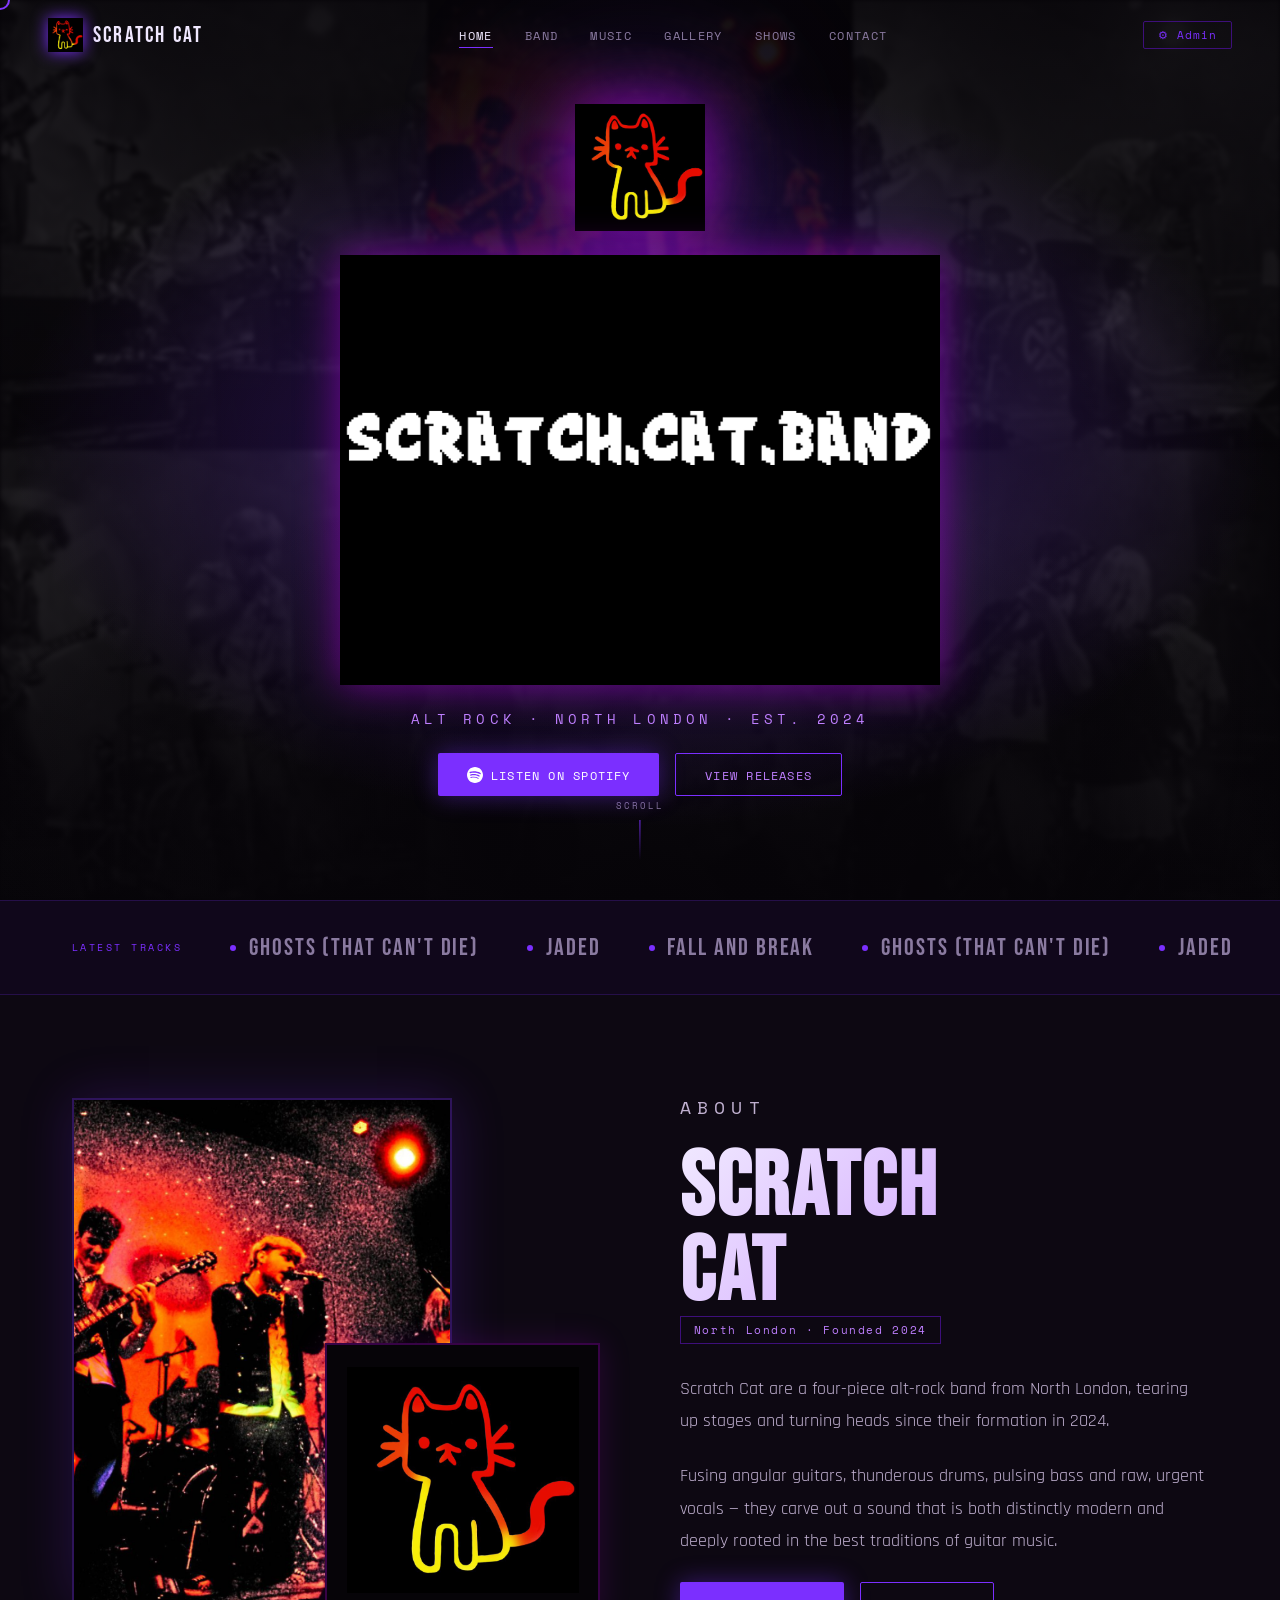
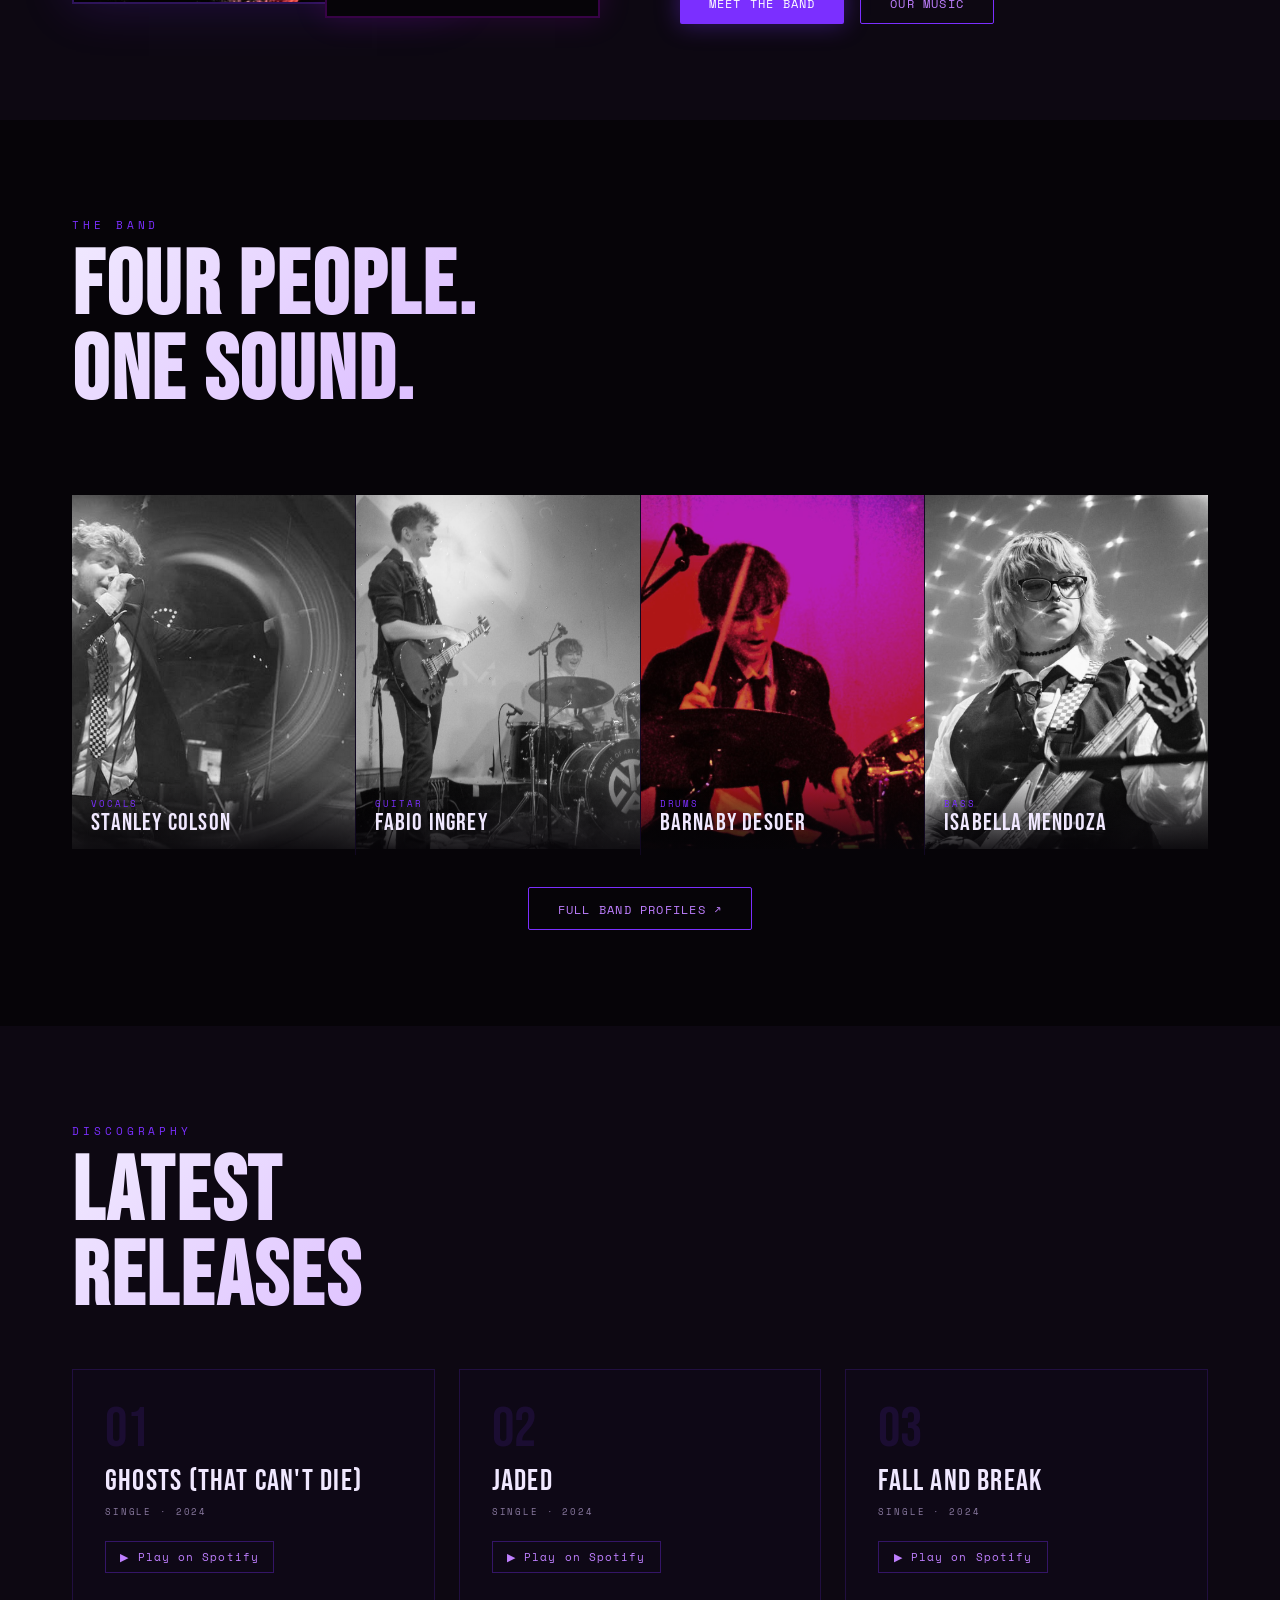
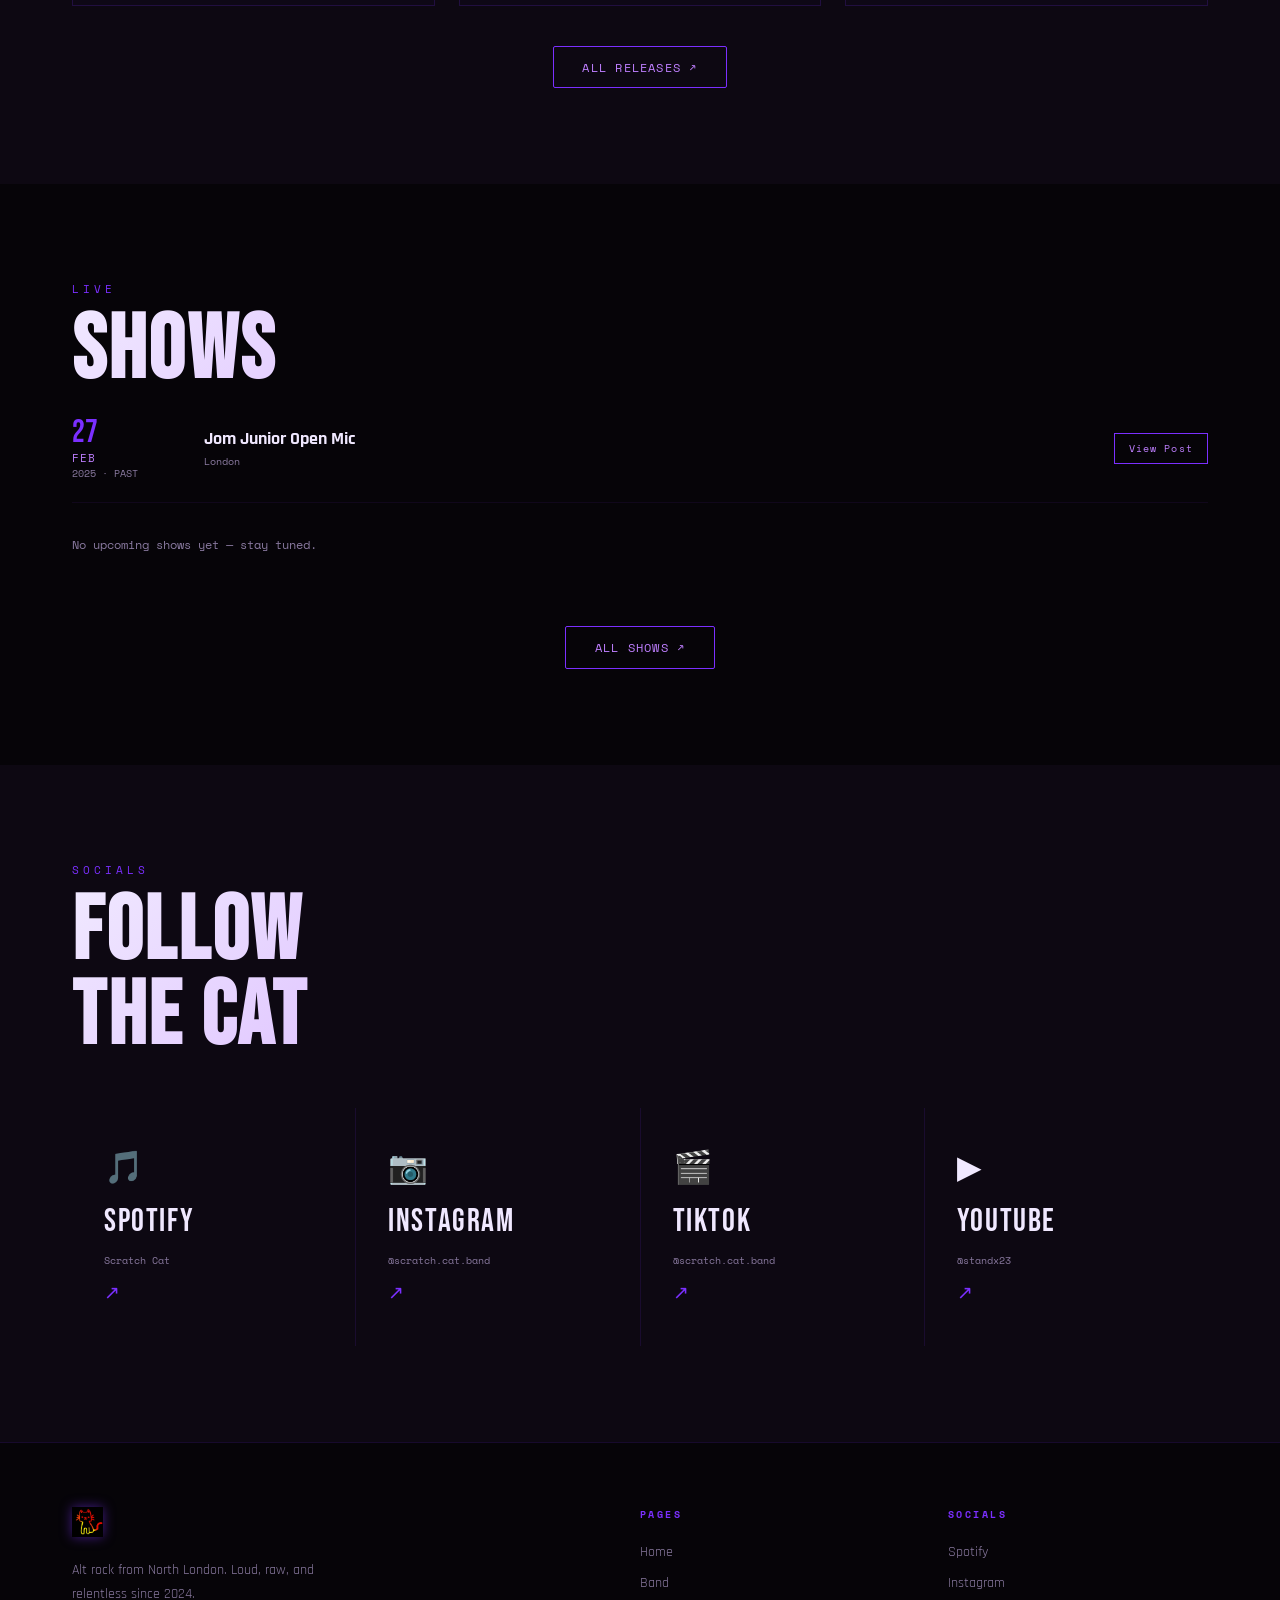
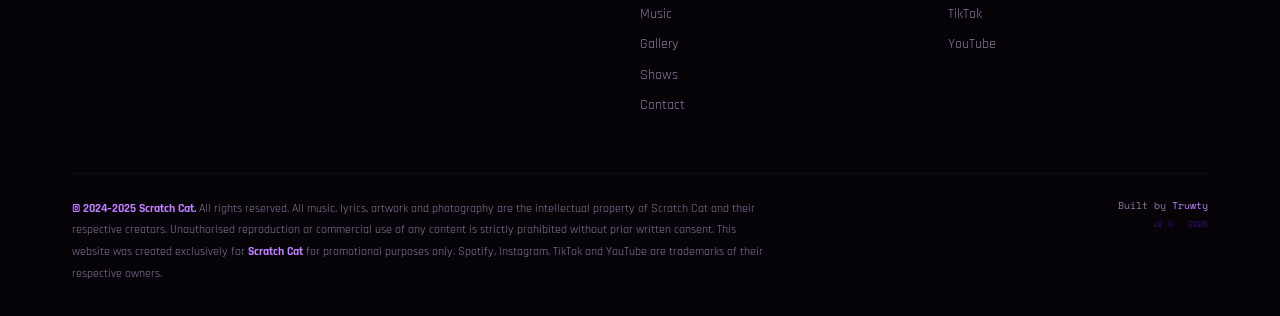
<file: index.html>
<!DOCTYPE html>
<html lang="en">
<head>
  <meta charset="UTF-8" /><meta name="viewport" content="width=device-width, initial-scale=1.0" />
  <title>Scratch Cat – Alt Rock | North London</title>
  <meta name="description" content="Scratch Cat – Alt rock band from North London. Founded 2024." />
  <link rel="stylesheet" href="style.css" />
  <style>
    /* HOME-SPECIFIC */
    #hero { position:relative; min-height:100vh; display:flex; flex-direction:column; align-items:center; justify-content:center; overflow:hidden; }
    .hero-bg { position:absolute; inset:0; display:grid; grid-template-columns:repeat(3,1fr); grid-template-rows:repeat(2,1fr); gap:0; opacity:.18; filter:blur(2px); }
    .hero-bg img { width:100%; height:100%; object-fit:cover; }
    .hero-gradient { position:absolute; inset:0; background: radial-gradient(ellipse 70% 60% at 50% 50%,rgba(123,47,255,.35) 0%,transparent 70%), radial-gradient(ellipse 100% 80% at 50% 100%,rgba(6,4,8,1) 0%,transparent 60%), linear-gradient(180deg,rgba(6,4,8,.7) 0%,rgba(6,4,8,.2) 40%,rgba(6,4,8,.8) 100%); }
    .hero-content { position:relative; z-index:2; text-align:center; display:flex; flex-direction:column; align-items:center; gap:1.5rem; }
    .hero-cat { width:130px; filter:drop-shadow(0 0 30px rgba(200,0,255,.6)) drop-shadow(0 0 80px rgba(123,47,255,.4)); animation:catFloat 4s ease-in-out infinite; }
    @keyframes catFloat { 0%,100%{transform:translateY(0) rotate(-1deg);} 50%{transform:translateY(-14px) rotate(1deg);} }
    .hero-logo-text { width:min(600px,90vw); filter:drop-shadow(0 0 20px rgba(200,0,255,.5)); }
    .hero-tagline { font-family:'Space Mono',monospace; font-size:.85rem; letter-spacing:.3em; color:var(--purple-glow); text-transform:uppercase; opacity:0; animation:fadeUp .8s .4s forwards; }
    .hero-cta-row { display:flex; gap:1rem; flex-wrap:wrap; justify-content:center; opacity:0; animation:fadeUp .8s .7s forwards; }
    .hero-scroll { position:absolute; bottom:2.5rem; left:50%; transform:translateX(-50%); display:flex; flex-direction:column; align-items:center; gap:.5rem; color:var(--grey); font-family:'Space Mono',monospace; font-size:.58rem; letter-spacing:.2em; animation:pulse 2s infinite; }
    .hero-scroll span { display:block; width:1px; height:40px; background:linear-gradient(180deg,var(--purple),transparent); }
    @keyframes pulse { 0%,100%{opacity:.4;} 50%{opacity:1;} }
    @keyframes fadeUp { from{opacity:0;transform:translateY(20px);} to{opacity:1;transform:none;} }

    /* LATEST TRACK STRIP */
    .track-strip { background:rgba(123,47,255,.08); border-top:1px solid rgba(123,47,255,.2); border-bottom:1px solid rgba(123,47,255,.2); padding:2rem 0; }
    .track-strip-inner { display:flex; align-items:center; gap:3rem; overflow:hidden; }
    .track-strip-label { font-family:'Space Mono',monospace; font-size:.62rem; letter-spacing:.25em; color:var(--purple); white-space:nowrap; text-transform:uppercase; }
    .track-scroll-items { display:flex; gap:3rem; animation:scrollTrack 18s linear infinite; }
    .track-item { display:flex; align-items:center; gap:.8rem; white-space:nowrap; font-family:'Bebas Neue',sans-serif; font-size:1.5rem; letter-spacing:.08em; color:var(--grey); text-decoration:none; transition:color .2s; }
    .track-item:hover { color:var(--purple-glow); }
    .track-item span { width:6px; height:6px; border-radius:50%; background:var(--purple); display:block; }
    @keyframes scrollTrack { from{transform:translateX(0);} to{transform:translateX(-50%);} }

    /* ABOUT STRIP */
    #home-about { background:var(--deep); }
    .home-about-grid { display:grid; grid-template-columns:1fr 1fr; gap:5rem; align-items:center; }
    .home-img-stack { position:relative; height:520px; }
    .img-main { position:absolute; top:0; left:0; width:72%; aspect-ratio:3/4; object-fit:cover; border:2px solid rgba(123,47,255,.3); box-shadow:0 0 50px rgba(123,47,255,.2); }
    .img-accent { position:absolute; bottom:0; right:0; width:52%; aspect-ratio:1/1; object-fit:contain; background:var(--black); border:2px solid rgba(200,0,255,.25); box-shadow:0 0 30px rgba(200,0,255,.15); padding:1.2rem; }
    .about-text p { font-size:1.1rem; line-height:1.85; color:#c0b0d0; margin-bottom:1.4rem; }
    .about-badge { display:inline-block; font-family:'Space Mono',monospace; font-size:.68rem; letter-spacing:.15em; color:var(--purple-glow); border:1px solid var(--purple-dark); padding:.3rem .8rem; margin-bottom:1.8rem; }

    /* HOME MEMBERS TEASER */
    #home-members { background:var(--black); }
    .members-teaser { display:grid; grid-template-columns:repeat(4,1fr); gap:1px; margin-top:3rem; background:rgba(123,47,255,.1); }
    .member-teaser-card { background:var(--black); position:relative; overflow:hidden; }
    .member-teaser-card:hover .mtp-img { transform:scale(1.06); filter:grayscale(0%) brightness(.7); }
    .mtp-img { width:100%; aspect-ratio:.8/1; object-fit:cover; filter:grayscale(40%); transition:transform .5s, filter .5s; }
    .mtp-overlay { position:absolute; bottom:0; left:0; right:0; padding:1.2rem; background:linear-gradient(0deg,rgba(6,4,8,.95) 0%,transparent 100%); }
    .mtp-role { font-family:'Space Mono',monospace; font-size:.58rem; letter-spacing:.2em; color:var(--purple); text-transform:uppercase; }
    .mtp-name { font-family:'Bebas Neue',sans-serif; font-size:1.5rem; letter-spacing:.05em; line-height:1.1; }

    /* HOME RELEASES */
    #home-releases { background:var(--deep); }
    .releases-row { display:grid; grid-template-columns:repeat(3,1fr); gap:1.5rem; margin-top:3rem; }
    .release-card { border:1px solid rgba(123,47,255,.18); padding:2rem; position:relative; overflow:hidden; transition:all .3s; background:rgba(61,15,122,.04); }
    .release-card::before { content:''; position:absolute; top:-1px; left:0; right:0; height:2px; background:linear-gradient(90deg,transparent,var(--purple),transparent); transform:scaleX(0); transition:transform .4s; }
    .release-card:hover { border-color:rgba(123,47,255,.5); transform:translateY(-5px); }
    .release-card:hover::before { transform:scaleX(1); }
    .rel-num { font-family:'Bebas Neue',sans-serif; font-size:3.5rem; color:rgba(123,47,255,.12); line-height:1; }
    .rel-title { font-family:'Bebas Neue',sans-serif; font-size:1.9rem; letter-spacing:.04em; margin:.3rem 0 .4rem; }
    .rel-type { font-family:'Space Mono',monospace; font-size:.58rem; letter-spacing:.2em; color:var(--grey); text-transform:uppercase; margin-bottom:1.4rem; }
    .rel-link { display:inline-flex; align-items:center; gap:.5rem; text-decoration:none; font-family:'Space Mono',monospace; font-size:.68rem; letter-spacing:.1em; color:var(--purple-glow); border:1px solid rgba(123,47,255,.35); padding:.45rem .9rem; transition:all .25s; }
    .rel-link:hover { background:var(--purple); color:#fff; border-color:var(--purple); }

    /* SHOWS TEASER */
    #home-shows { background:var(--black); }
    .show-item { display:grid; grid-template-columns:100px 1fr auto; align-items:center; gap:2rem; padding:1.4rem 0; border-bottom:1px solid rgba(123,47,255,.1); transition:padding-left .3s; }
    .show-item:hover { padding-left:.6rem; }
    .show-date-block { display:flex; flex-direction:column; align-items:flex-start; }
    .show-day { font-family:'Bebas Neue',sans-serif; font-size:2rem; color:var(--purple); line-height:1; }
    .show-mon { font-family:'Space Mono',monospace; font-size:.7rem; letter-spacing:.1em; color:var(--purple-glow); }
    .show-year { font-family:'Space Mono',monospace; font-size:.6rem; color:var(--grey); }
    .show-venue-name { font-size:1.1rem; font-weight:700; }
    .show-city { font-family:'Space Mono',monospace; font-size:.65rem; color:var(--grey); margin-top:.2rem; }
    .show-ticket-btn { font-family:'Space Mono',monospace; font-size:.65rem; letter-spacing:.1em; border:1px solid var(--purple); color:var(--purple-glow); text-decoration:none; padding:.4rem .9rem; transition:all .2s; white-space:nowrap; }
    .show-ticket-btn:hover { background:var(--purple); color:#fff; }
    .show-free { font-family:'Space Mono',monospace; font-size:.65rem; color:var(--grey); border:1px solid rgba(123,47,255,.15); padding:.4rem .9rem; }
    .no-shows { font-family:'Space Mono',monospace; font-size:.78rem; color:var(--grey); padding:2rem 0; }
    .past-show { display:grid; grid-template-columns:100px 1fr auto; align-items:center; gap:2rem; padding:1.4rem 0; border-bottom:1px solid rgba(123,47,255,.08); opacity:.5; }

    /* CONNECT */
    #home-connect { background:var(--deep); }
    .socials-grid { display:grid; grid-template-columns:repeat(4,1fr); gap:1px; background:rgba(123,47,255,.12); margin-top:3rem; }
    .social-block { background:var(--deep); padding:2.5rem 2rem; text-decoration:none; color:var(--white); transition:background .3s; display:flex; flex-direction:column; align-items:flex-start; gap:.8rem; }
    .social-block:hover { background:rgba(123,47,255,.1); }
    .social-block-icon { font-size:2rem; }
    .social-block-name { font-family:'Bebas Neue',sans-serif; font-size:2rem; letter-spacing:.05em; }
    .social-block-handle { font-family:'Space Mono',monospace; font-size:.62rem; color:var(--grey); }
    .social-block-arrow { font-size:1.2rem; color:var(--purple); margin-top:auto; }

    @media(max-width:1024px) { .home-about-grid{grid-template-columns:1fr;} .home-img-stack{height:350px;} .members-teaser{grid-template-columns:repeat(2,1fr);} .releases-row{grid-template-columns:1fr;} .socials-grid{grid-template-columns:repeat(2,1fr);} }
    @media(max-width:768px) { .releases-row{grid-template-columns:1fr;} .show-item,.past-show{grid-template-columns:80px 1fr;} .show-ticket-btn,.show-free{display:none;} }
  </style>
</head>
<body>
<div id="cursor"></div>

<nav id="navbar">
  <a class="nav-logo" href="index.html"><img src="images/logo-cat.png" alt="Scratch Cat" /><span>Scratch Cat</span></a>
  <ul class="nav-links" id="navLinks">
    <li><a href="index.html" class="active">Home</a></li>
    <li><a href="band.html">Band</a></li>
    <li><a href="music.html">Music</a></li>
    <li><a href="gallery.html">Gallery</a></li>
    <li><a href="shows.html">Shows</a></li>
    <li><a href="contact.html">Contact</a></li>
  </ul>
  <div style="display:flex;gap:.8rem;align-items:center;">
    <button class="nav-admin-btn" onclick="openAdminLogin()">&#9881; Admin</button>
    <button class="nav-hamburger" id="hamburger" aria-label="Menu"><span></span><span></span><span></span></button>
  </div>
</nav>

<!-- HERO -->
<section id="hero">
  <div class="hero-bg">
    <img src="images/band-3.png" alt="" /><img src="images/band-4.png" alt="" /><img src="images/band-2.png" alt="" />
    <img src="images/band-7.png" alt="" /><img src="images/band-8.png" alt="" /><img src="images/band-1.png" alt="" />
  </div>
  <div class="hero-gradient"></div>
  <div class="hero-content">
    <img class="hero-cat" src="images/logo-cat.png" alt="Scratch Cat Logo" />
    <img class="hero-logo-text" src="images/logo-text.png" alt="Scratch Cat" />
    <p class="hero-tagline">Alt Rock &middot; North London &middot; Est. 2024</p>
    <div class="hero-cta-row">
      <a class="btn btn-primary" href="https://open.spotify.com/artist/5sC3QbNn932EM4ci7MjC9P" target="_blank" rel="noopener">
        <svg width="16" height="16" viewBox="0 0 24 24" fill="currentColor"><path d="M12 0C5.4 0 0 5.4 0 12s5.4 12 12 12 12-5.4 12-12S18.66 0 12 0zm5.521 17.34c-.24.359-.66.48-1.021.24-2.82-1.74-6.36-2.101-10.561-1.141-.418.122-.779-.179-.899-.539-.12-.421.18-.78.54-.9 4.56-1.021 8.52-.6 11.64 1.32.42.18.479.659.301 1.02zm1.44-3.3c-.301.42-.841.6-1.262.3-3.239-1.98-8.159-2.58-11.939-1.38-.479.12-1.02-.12-1.14-.6-.12-.48.12-1.021.6-1.141C9.6 9.9 15 10.561 18.72 12.84c.361.181.54.78.241 1.2zm.12-3.36C15.24 8.4 8.82 8.16 5.16 9.301c-.6.179-1.2-.181-1.38-.721-.18-.601.18-1.2.72-1.381 4.26-1.26 11.28-1.02 15.721 1.621.539.3.719 1.02.419 1.56-.299.421-1.02.599-1.559.3z"/></svg>
        Listen on Spotify
      </a>
      <a class="btn btn-outline" href="music.html">View Releases</a>
    </div>
  </div>
  <div class="hero-scroll">SCROLL<span></span></div>
</section>

<!-- SCROLLING TRACK STRIP -->
<div class="track-strip">
  <div class="track-strip-inner container">
    <span class="track-strip-label">Latest Tracks</span>
    <div class="track-scroll-items" id="trackScrollItems">
      <a class="track-item" href="https://open.spotify.com/track/0PJ6B8GrizqPLl76wGNDnk" target="_blank" rel="noopener"><span></span> Ghosts (That Can&apos;t Die)</a>
      <a class="track-item" href="https://open.spotify.com/track/44UTYOBfDHi0gPGrruz5Yu" target="_blank" rel="noopener"><span></span> Jaded</a>
      <a class="track-item" href="https://open.spotify.com/track/61TvxmlBn7Xaog17FldiK0" target="_blank" rel="noopener"><span></span> Fall and Break</a>
      <a class="track-item" href="https://open.spotify.com/track/0PJ6B8GrizqPLl76wGNDnk" target="_blank" rel="noopener"><span></span> Ghosts (That Can&apos;t Die)</a>
      <a class="track-item" href="https://open.spotify.com/track/44UTYOBfDHi0gPGrruz5Yu" target="_blank" rel="noopener"><span></span> Jaded</a>
      <a class="track-item" href="https://open.spotify.com/track/61TvxmlBn7Xaog17FldiK0" target="_blank" rel="noopener"><span></span> Fall and Break</a>
    </div>
  </div>
</div>

<!-- ABOUT -->
<section id="home-about">
  <div class="container">
    <div class="home-about-grid">
      <div class="home-img-stack reveal">
        <img class="img-main" src="images/band-4.png" alt="Band live" loading="lazy" />
        <img class="img-accent" src="images/logo-cat.png" alt="Logo" loading="lazy" />
      </div>
      <div class="about-text reveal">
        <p class="section-label">About</p>
        <h2 class="section-title">SCRATCH<br>CAT</h2>
        <span class="about-badge">North London &middot; Founded 2024</span>
        <p>Scratch Cat are a four-piece alt-rock band from North London, tearing up stages and turning heads since their formation in 2024.</p>
        <p>Fusing angular guitars, thunderous drums, pulsing bass and raw, urgent vocals — they carve out a sound that is both distinctly modern and deeply rooted in the best traditions of guitar music.</p>
        <div style="display:flex;gap:1rem;flex-wrap:wrap;margin-top:1.5rem;">
          <a class="btn btn-primary" href="band.html">Meet the Band</a>
          <a class="btn btn-outline" href="music.html">Our Music</a>
        </div>
      </div>
    </div>
  </div>
</section>

<!-- MEMBERS TEASER -->
<section id="home-members">
  <div class="container">
    <p class="section-label reveal">The Band</p>
    <h2 class="section-title reveal">FOUR PEOPLE.<br>ONE SOUND.</h2>
  </div>
  <div class="container" style="padding-top:2rem;">
    <div class="members-teaser reveal">
      <div class="member-teaser-card">
        <img class="mtp-img" src="images/stanley-1.png" alt="Stanley" loading="lazy" />
        <div class="mtp-overlay"><p class="mtp-role">Vocals</p><p class="mtp-name">Stanley Colson</p></div>
      </div>
      <div class="member-teaser-card">
        <img class="mtp-img" src="images/fabio-1.png" alt="Fabio" loading="lazy" />
        <div class="mtp-overlay"><p class="mtp-role">Guitar</p><p class="mtp-name">Fabio Ingrey</p></div>
      </div>
      <div class="member-teaser-card">
        <img class="mtp-img" src="images/barnaby-1.png" alt="Barnaby" loading="lazy" />
        <div class="mtp-overlay"><p class="mtp-role">Drums</p><p class="mtp-name">Barnaby Desoer</p></div>
      </div>
      <div class="member-teaser-card">
        <img class="mtp-img" src="images/isabella-1.png" alt="Isabella" loading="lazy" />
        <div class="mtp-overlay"><p class="mtp-role">Bass</p><p class="mtp-name">Isabella Mendoza</p></div>
      </div>
    </div>
    <div style="text-align:center;margin-top:2rem;"><a class="btn btn-outline" href="band.html">Full Band Profiles &#8599;</a></div>
  </div>
</section>

<!-- RELEASES TEASER -->
<section id="home-releases">
  <div class="container">
    <p class="section-label reveal">Discography</p>
    <h2 class="section-title reveal">LATEST<br>RELEASES</h2>
    <div class="releases-row">
      <div class="release-card reveal">
        <div class="rel-num">01</div>
        <div class="rel-title">Ghosts (That Can&apos;t Die)</div>
        <div class="rel-type">Single &middot; 2024</div>
        <a class="rel-link" href="https://open.spotify.com/track/0PJ6B8GrizqPLl76wGNDnk" target="_blank" rel="noopener">&#9654; Play on Spotify</a>
      </div>
      <div class="release-card reveal">
        <div class="rel-num">02</div>
        <div class="rel-title">Jaded</div>
        <div class="rel-type">Single &middot; 2024</div>
        <a class="rel-link" href="https://open.spotify.com/track/44UTYOBfDHi0gPGrruz5Yu" target="_blank" rel="noopener">&#9654; Play on Spotify</a>
      </div>
      <div class="release-card reveal">
        <div class="rel-num">03</div>
        <div class="rel-title">Fall and Break</div>
        <div class="rel-type">Single &middot; 2024</div>
        <a class="rel-link" href="https://open.spotify.com/track/61TvxmlBn7Xaog17FldiK0" target="_blank" rel="noopener">&#9654; Play on Spotify</a>
      </div>
    </div>
    <div style="text-align:center;margin-top:2.5rem;"><a class="btn btn-outline" href="music.html">All Releases &#8599;</a></div>
  </div>
</section>

<!-- SHOWS TEASER -->
<section id="home-shows">
  <div class="container">
    <p class="section-label reveal">Live</p>
    <h2 class="section-title reveal">SHOWS</h2>
    <div class="past-show reveal">
      <div class="show-date-block"><span class="show-day">27</span><span class="show-mon">FEB</span><span class="show-year">2025 &middot; PAST</span></div>
      <div class="show-info"><p class="show-venue-name">Jom Junior Open Mic</p><p class="show-city">London</p></div>
      <a class="show-ticket-btn" href="https://www.instagram.com/p/DVRObzbCDsI/" target="_blank" rel="noopener">View Post</a>
    </div>
    <div id="dynamicShows"></div>
    <p id="noShows" class="no-shows" style="display:none;">No upcoming shows yet &mdash; stay tuned.</p>
    <div style="text-align:center;margin-top:2.5rem;"><a class="btn btn-outline" href="shows.html">All Shows &#8599;</a></div>
  </div>
</section>

<!-- CONNECT -->
<section id="home-connect">
  <div class="container">
    <p class="section-label reveal">Socials</p>
    <h2 class="section-title reveal">FOLLOW<br>THE CAT</h2>
    <div class="socials-grid reveal">
      <a class="social-block" href="https://open.spotify.com/artist/5sC3QbNn932EM4ci7MjC9P" target="_blank" rel="noopener">
        <span class="social-block-icon">&#127925;</span>
        <span class="social-block-name">Spotify</span>
        <span class="social-block-handle">Scratch Cat</span>
        <span class="social-block-arrow">&#8599;</span>
      </a>
      <a class="social-block" href="https://www.instagram.com/scratch.cat.band" target="_blank" rel="noopener">
        <span class="social-block-icon">&#128247;</span>
        <span class="social-block-name">Instagram</span>
        <span class="social-block-handle">@scratch.cat.band</span>
        <span class="social-block-arrow">&#8599;</span>
      </a>
      <a class="social-block" href="https://www.tiktok.com/@scratch.cat.band" target="_blank" rel="noopener">
        <span class="social-block-icon">&#127916;</span>
        <span class="social-block-name">TikTok</span>
        <span class="social-block-handle">@scratch.cat.band</span>
        <span class="social-block-arrow">&#8599;</span>
      </a>
      <a class="social-block" href="https://www.youtube.com/@standx23" target="_blank" rel="noopener">
        <span class="social-block-icon">&#9654;</span>
        <span class="social-block-name">YouTube</span>
        <span class="social-block-handle">@standx23</span>
        <span class="social-block-arrow">&#8599;</span>
      </a>
    </div>
  </div>
</section>

<!-- ADMIN MODAL -->
<div class="modal-overlay" id="adminLoginModal">
  <div class="modal">
    <button class="modal-close" onclick="closeAdminLogin()">&#215;</button>
    <h2>ADMIN ACCESS</h2>
    <p>Enter the admin password to manage shows and content.</p>
    <div class="form-group"><label>Password</label><input type="password" id="adminPassword" onkeydown="if(event.key==='Enter')checkAdminPassword()" /></div>
    <p class="form-error" id="adminError">Incorrect password.</p>
    <button class="btn-admin" onclick="checkAdminPassword()">UNLOCK</button>
  </div>
</div>

<!-- ADMIN PANEL -->
<div id="admin-panel">
  <div class="container">
    <p class="section-label">Admin</p>
    <h2 class="section-title">ADMIN PANEL</h2>
    <div class="admin-grid">
      <div class="admin-section">
        <h3>Add Show</h3>
        <div class="form-group"><label>Date</label><input type="date" id="showDate" /></div>
        <div class="form-group"><label>Venue</label><input type="text" id="showVenue" placeholder="Venue name" /></div>
        <div class="form-group"><label>City</label><input type="text" id="showCity" placeholder="City" /></div>
        <div class="form-group"><label>Link (optional)</label><input type="url" id="showLink" placeholder="https://..." /></div>
        <button class="btn-admin" onclick="addShow()">+ ADD SHOW</button>
        <h3 style="margin-top:2rem;">Current Shows</h3>
        <ul class="admin-list" id="adminShowList"></ul>
      </div>
      <div class="admin-section">
        <h3>Gallery Images</h3>
        <div class="form-group"><label>Upload Images</label><input type="file" id="galleryUpload" accept="image/*" multiple style="color:var(--white);" /></div>
        <button class="btn-admin" onclick="addGalleryImages()">+ ADD IMAGES</button>
        <div class="admin-gallery-preview" id="adminGalleryList"></div>
        <h3 style="margin-top:2rem;">Change Password</h3>
        <div class="form-group"><label>New Password</label><input type="password" id="newPassword" /></div>
        <div class="form-group"><label>Confirm</label><input type="password" id="confirmPassword" /></div>
        <p class="form-error" id="pwError">Passwords don&apos;t match.</p>
        <button class="btn-admin" onclick="changePassword()">UPDATE PASSWORD</button>
      </div>
    </div>
    <div style="display:flex;justify-content:flex-end;margin-top:2rem;">
      <button class="btn-admin btn-danger" style="width:auto;" onclick="logoutAdmin()">LOGOUT</button>
    </div>
  </div>
</div>

<footer>
  <div class="container">
    <div class="footer-grid">
      <div class="footer-brand">
        <img src="images/logo-cat.png" alt="Scratch Cat" />
        <p>Alt rock from North London. Loud, raw, and relentless since 2024.</p>
      </div>
      <div class="footer-col">
        <h4>Pages</h4>
        <ul><li><a href="index.html">Home</a></li><li><a href="band.html">Band</a></li><li><a href="music.html">Music</a></li><li><a href="gallery.html">Gallery</a></li><li><a href="shows.html">Shows</a></li><li><a href="contact.html">Contact</a></li></ul>
      </div>
      <div class="footer-col">
        <h4>Socials</h4>
        <ul><li><a href="https://open.spotify.com/artist/5sC3QbNn932EM4ci7MjC9P" target="_blank" rel="noopener">Spotify</a></li><li><a href="https://www.instagram.com/scratch.cat.band" target="_blank" rel="noopener">Instagram</a></li><li><a href="https://www.tiktok.com/@scratch.cat.band" target="_blank" rel="noopener">TikTok</a></li><li><a href="https://www.youtube.com/@standx23" target="_blank" rel="noopener">YouTube</a></li></ul>
      </div>
    </div>
    <div class="footer-bottom">
      <div class="footer-legal">
        <p><strong>&copy; 2024&ndash;2025 Scratch Cat.</strong> All rights reserved. All music, lyrics, artwork and photography are the intellectual property of Scratch Cat and their respective creators. Unauthorised reproduction or commercial use of any content is strictly prohibited without prior written consent. This website was created exclusively for <strong>Scratch Cat</strong> for promotional purposes only. Spotify, Instagram, TikTok and YouTube are trademarks of their respective owners.</p>
      </div>
      <div class="footer-made"><p>Built by <a href="#">Truwty</a></p><p style="font-size:.5rem;color:var(--purple-dark);margin-top:.3rem;">v2.0 &middot; 2025</p></div>
    </div>
  </div>
</footer>
<script src="main.js"></script>
</body>
</html>
</file>
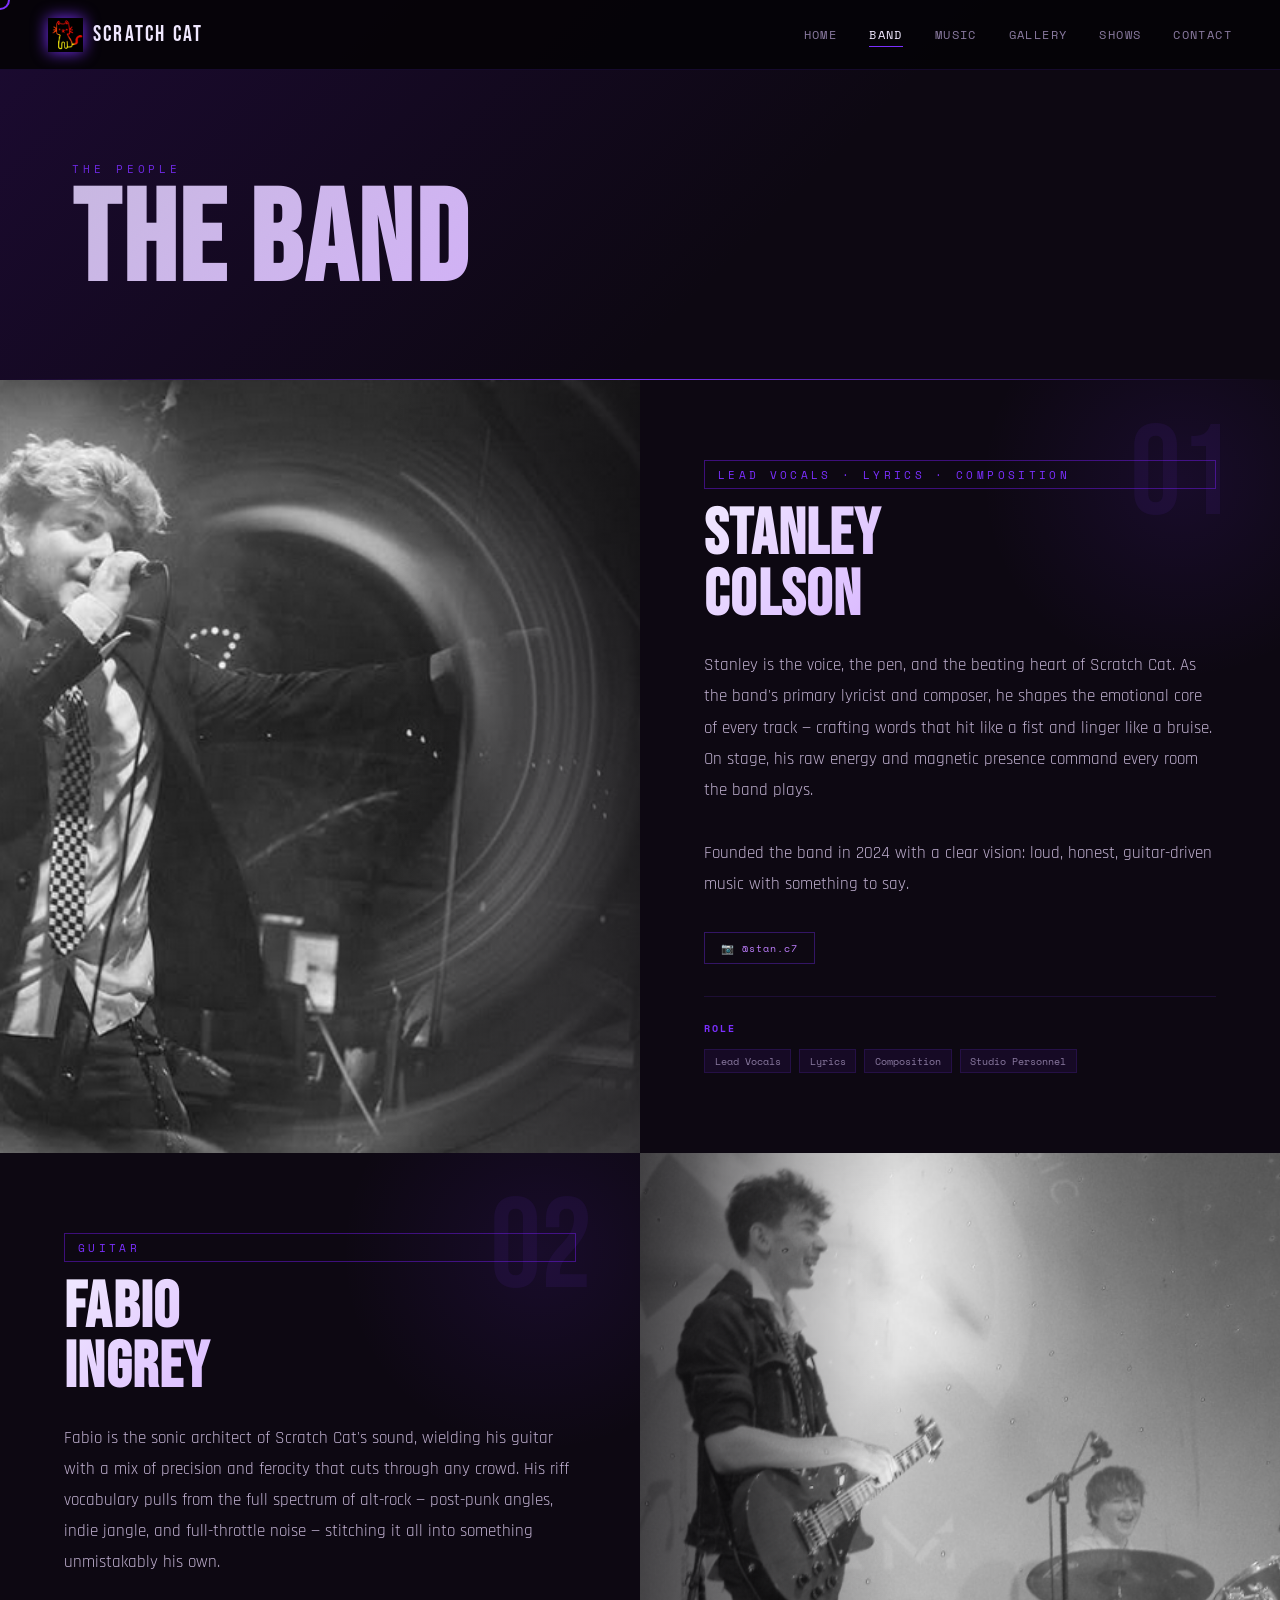
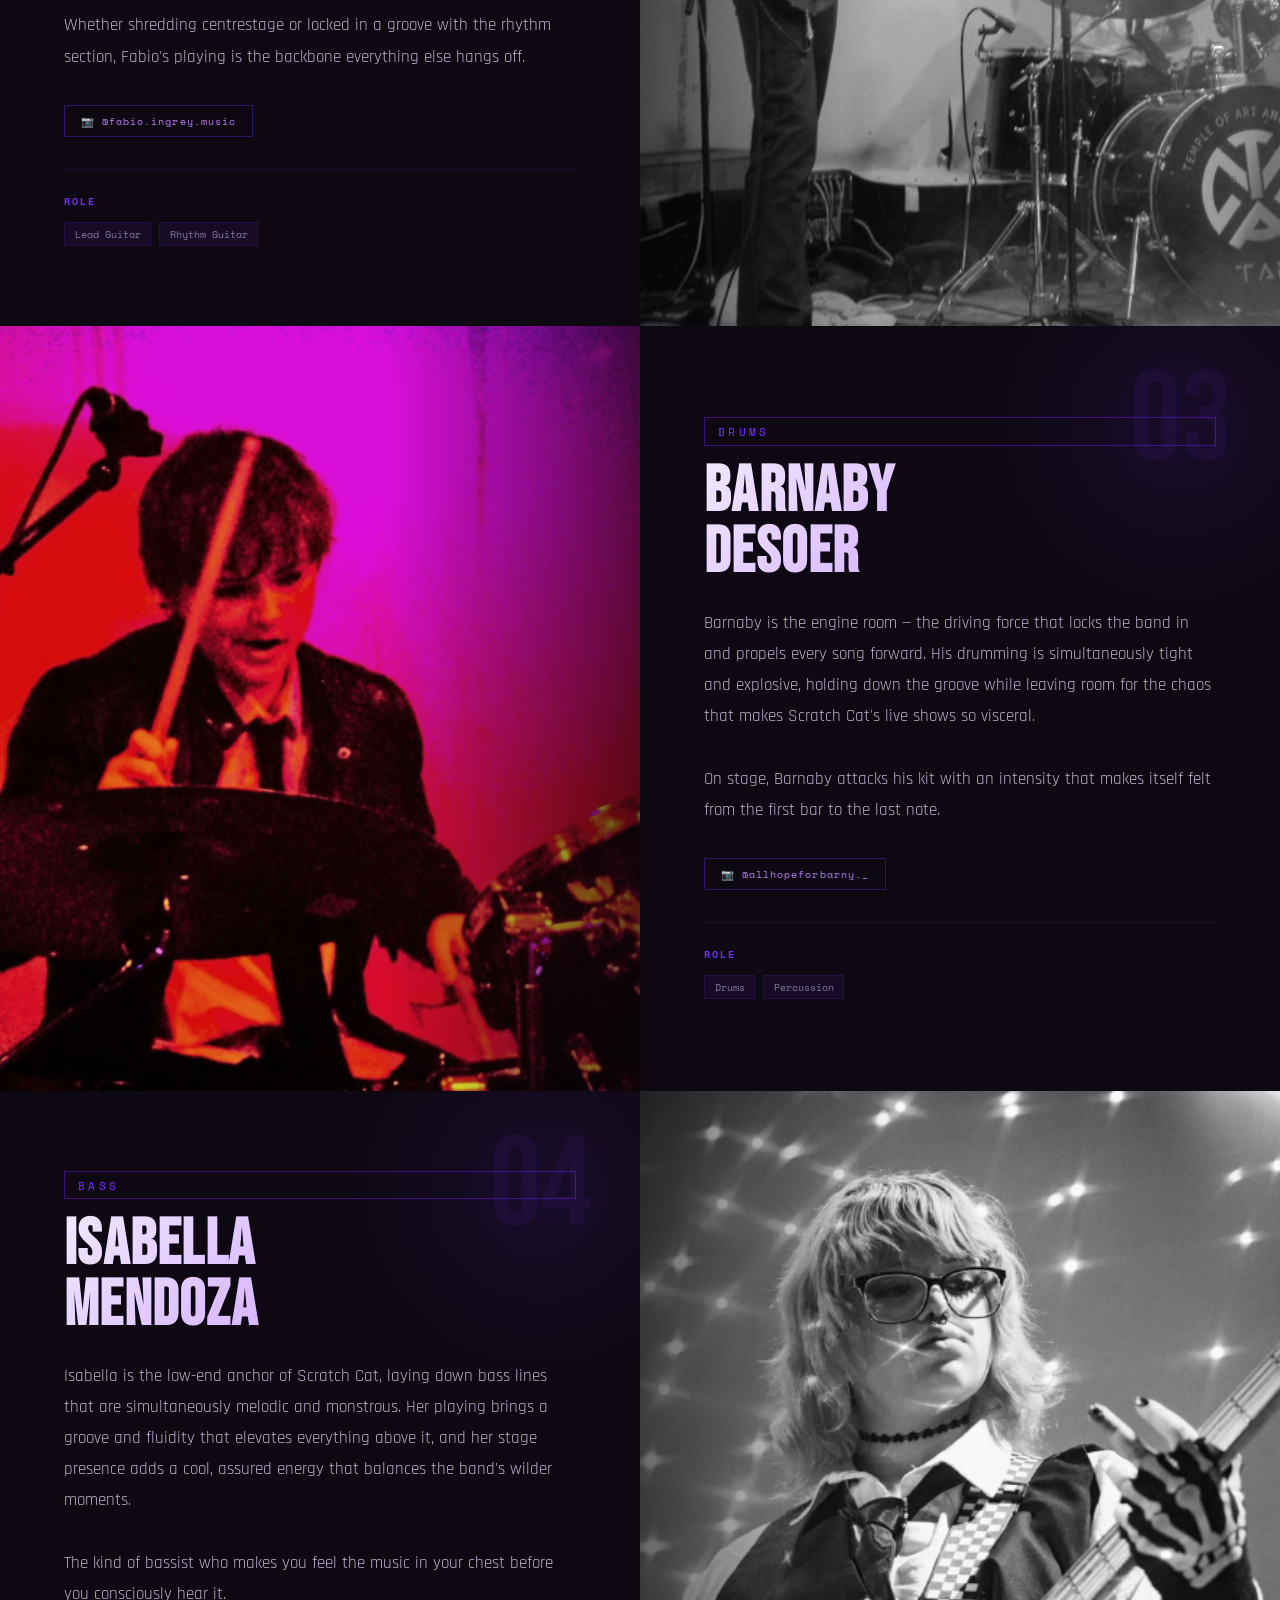
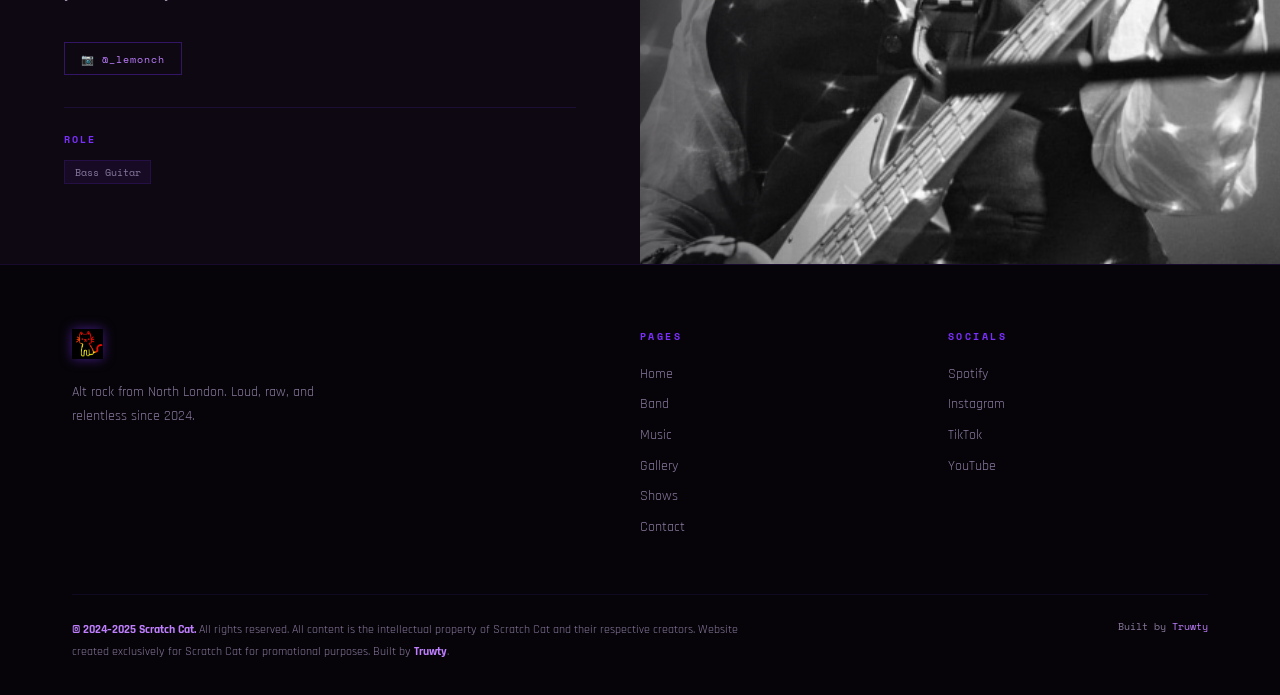
<file: band.html>
<!DOCTYPE html>
<html lang="en">
<head>
  <meta charset="UTF-8" /><meta name="viewport" content="width=device-width, initial-scale=1.0" />
  <title>Band – Scratch Cat</title>
  <link rel="stylesheet" href="style.css" />
  <style>
    .page-header { background: var(--deep); }
    .members-full { display:grid; gap:0; }
    .member-full { display:grid; grid-template-columns:1fr 1fr; min-height:85vh; }
    .member-full:nth-child(even) { direction:rtl; }
    .member-full:nth-child(even) > * { direction:ltr; }
    .member-photo-full { position:relative; overflow:hidden; }
    .member-photo-full img { width:100%; height:100%; object-fit:cover; filter:grayscale(20%); transition:filter .5s, transform .5s; min-height:600px; }
    .member-photo-full:hover img { filter:grayscale(0%); transform:scale(1.03); }
    .member-photo-full::after { content:''; position:absolute; inset:0; background:linear-gradient(90deg,transparent 60%,rgba(6,4,8,.6) 100%); pointer-events:none; }
    .member-full:nth-child(even) .member-photo-full::after { background:linear-gradient(270deg,transparent 60%,rgba(6,4,8,.6) 100%); }
    .member-info { display:flex; flex-direction:column; justify-content:center; padding:5rem 4rem; background:var(--deep); position:relative; overflow:hidden; }
    .member-info::before { content:''; position:absolute; top:-100px; right:-100px; width:400px; height:400px; background:radial-gradient(circle,rgba(123,47,255,.1) 0%,transparent 70%); }
    .member-number { font-family:'Bebas Neue',sans-serif; font-size:8rem; color:rgba(123,47,255,.08); line-height:1; position:absolute; top:2rem; right:3rem; }
    .member-role-tag { font-family:'Space Mono',monospace; font-size:.7rem; letter-spacing:.3em; color:var(--purple); text-transform:uppercase; margin-bottom:1rem; display:inline-block; border:1px solid var(--purple-dark); padding:.3rem .8rem; }
    .member-name-big { font-family:'Bebas Neue',sans-serif; font-size:clamp(3rem,5vw,5rem); line-height:.95; letter-spacing:.02em; margin-bottom:1.5rem; background:linear-gradient(135deg,var(--white) 0%,var(--purple-glow) 100%); -webkit-background-clip:text; -webkit-text-fill-color:transparent; background-clip:text; }
    .member-bio { font-size:1.05rem; line-height:1.85; color:#c0b0d0; margin-bottom:2rem; }
    .member-socials { display:flex; gap:1rem; flex-wrap:wrap; }
    .member-social-link { display:inline-flex; align-items:center; gap:.5rem; text-decoration:none; font-family:'Space Mono',monospace; font-size:.65rem; letter-spacing:.1em; color:var(--purple-glow); border:1px solid rgba(123,47,255,.35); padding:.45rem 1rem; transition:all .25s; }
    .member-social-link:hover { background:var(--purple); color:#fff; border-color:var(--purple); }
    .member-gear { margin-top:2rem; padding-top:1.5rem; border-top:1px solid rgba(123,47,255,.15); }
    .member-gear h4 { font-family:'Space Mono',monospace; font-size:.62rem; letter-spacing:.2em; color:var(--purple); text-transform:uppercase; margin-bottom:.8rem; }
    .gear-tags { display:flex; flex-wrap:wrap; gap:.5rem; }
    .gear-tag { font-family:'Space Mono',monospace; font-size:.6rem; color:var(--grey); background:rgba(123,47,255,.08); border:1px solid rgba(123,47,255,.15); padding:.25rem .6rem; }
    @media(max-width:1024px) { .member-full,.member-full:nth-child(even){grid-template-columns:1fr;direction:ltr;} .member-photo-full img{min-height:400px;} .member-info{padding:3rem 2rem;} .member-number{font-size:5rem;} }
  </style>
</head>
<body>
<div id="cursor"></div>
<nav id="navbar">
  <a class="nav-logo" href="index.html"><img src="images/logo-cat.png" alt="Scratch Cat" /><span>Scratch Cat</span></a>
  <ul class="nav-links" id="navLinks">
    <li><a href="index.html">Home</a></li><li><a href="band.html" class="active">Band</a></li><li><a href="music.html">Music</a></li><li><a href="gallery.html">Gallery</a></li><li><a href="shows.html">Shows</a></li><li><a href="contact.html">Contact</a></li>
  </ul>
  <button class="nav-hamburger" id="hamburger"><span></span><span></span><span></span></button>
</nav>

<div class="page-header">
  <div class="page-header-bg"></div>
  <div class="container">
    <p class="section-label">The People</p>
    <h1>THE BAND</h1>
  </div>
  <div class="page-header-line"></div>
</div>

<div class="members-full">

  <!-- STANLEY -->
  <div class="member-full">
    <div class="member-photo-full reveal"><img src="images/stanley-1.png" alt="Stanley Colson" loading="lazy" /></div>
    <div class="member-info reveal">
      <span class="member-number">01</span>
      <span class="member-role-tag">Lead Vocals &middot; Lyrics &middot; Composition</span>
      <h2 class="member-name-big">Stanley<br>Colson</h2>
      <p class="member-bio">Stanley is the voice, the pen, and the beating heart of Scratch Cat. As the band's primary lyricist and composer, he shapes the emotional core of every track — crafting words that hit like a fist and linger like a bruise. On stage, his raw energy and magnetic presence command every room the band plays.</p>
      <p class="member-bio">Founded the band in 2024 with a clear vision: loud, honest, guitar-driven music with something to say.</p>
      <div class="member-socials">
        <a class="member-social-link" href="https://www.instagram.com/stan.c7/" target="_blank" rel="noopener">&#128247; @stan.c7</a>
      </div>
      <div class="member-gear">
        <h4>Role</h4>
        <div class="gear-tags"><span class="gear-tag">Lead Vocals</span><span class="gear-tag">Lyrics</span><span class="gear-tag">Composition</span><span class="gear-tag">Studio Personnel</span></div>
      </div>
    </div>
  </div>

  <!-- FABIO -->
  <div class="member-full">
    <div class="member-photo-full reveal"><img src="images/fabio-1.png" alt="Fabio Ingrey" loading="lazy" /></div>
    <div class="member-info reveal">
      <span class="member-number">02</span>
      <span class="member-role-tag">Guitar</span>
      <h2 class="member-name-big">Fabio<br>Ingrey</h2>
      <p class="member-bio">Fabio is the sonic architect of Scratch Cat's sound, wielding his guitar with a mix of precision and ferocity that cuts through any crowd. His riff vocabulary pulls from the full spectrum of alt-rock — post-punk angles, indie jangle, and full-throttle noise — stitching it all into something unmistakably his own.</p>
      <p class="member-bio">Whether shredding centrestage or locked in a groove with the rhythm section, Fabio's playing is the backbone everything else hangs off.</p>
      <div class="member-socials">
        <a class="member-social-link" href="https://www.instagram.com/fabio.ingrey.music/" target="_blank" rel="noopener">&#128247; @fabio.ingrey.music</a>
      </div>
      <div class="member-gear">
        <h4>Role</h4>
        <div class="gear-tags"><span class="gear-tag">Lead Guitar</span><span class="gear-tag">Rhythm Guitar</span></div>
      </div>
    </div>
  </div>

  <!-- BARNABY -->
  <div class="member-full">
    <div class="member-photo-full reveal"><img src="images/barnaby-1.png" alt="Barnaby Desoer" loading="lazy" /></div>
    <div class="member-info reveal">
      <span class="member-number">03</span>
      <span class="member-role-tag">Drums</span>
      <h2 class="member-name-big">Barnaby<br>Desoer</h2>
      <p class="member-bio">Barnaby is the engine room — the driving force that locks the band in and propels every song forward. His drumming is simultaneously tight and explosive, holding down the groove while leaving room for the chaos that makes Scratch Cat's live shows so visceral.</p>
      <p class="member-bio">On stage, Barnaby attacks his kit with an intensity that makes itself felt from the first bar to the last note.</p>
      <div class="member-socials">
        <a class="member-social-link" href="https://www.instagram.com/allhopeforbarny._/" target="_blank" rel="noopener">&#128247; @allhopeforbarny._</a>
      </div>
      <div class="member-gear">
        <h4>Role</h4>
        <div class="gear-tags"><span class="gear-tag">Drums</span><span class="gear-tag">Percussion</span></div>
      </div>
    </div>
  </div>

  <!-- ISABELLA -->
  <div class="member-full">
    <div class="member-photo-full reveal"><img src="images/isabella-1.png" alt="Isabella Mendoza" loading="lazy" /></div>
    <div class="member-info reveal">
      <span class="member-number">04</span>
      <span class="member-role-tag">Bass</span>
      <h2 class="member-name-big">Isabella<br>Mendoza</h2>
      <p class="member-bio">Isabella is the low-end anchor of Scratch Cat, laying down bass lines that are simultaneously melodic and monstrous. Her playing brings a groove and fluidity that elevates everything above it, and her stage presence adds a cool, assured energy that balances the band's wilder moments.</p>
      <p class="member-bio">The kind of bassist who makes you feel the music in your chest before you consciously hear it.</p>
      <div class="member-socials">
        <a class="member-social-link" href="https://www.instagram.com/_lemonch/" target="_blank" rel="noopener">&#128247; @_lemonch</a>
      </div>
      <div class="member-gear">
        <h4>Role</h4>
        <div class="gear-tags"><span class="gear-tag">Bass Guitar</span></div>
      </div>
    </div>
  </div>

</div>

<footer>
  <div class="container">
    <div class="footer-grid">
      <div class="footer-brand"><img src="images/logo-cat.png" alt="Scratch Cat" /><p>Alt rock from North London. Loud, raw, and relentless since 2024.</p></div>
      <div class="footer-col"><h4>Pages</h4><ul><li><a href="index.html">Home</a></li><li><a href="band.html">Band</a></li><li><a href="music.html">Music</a></li><li><a href="gallery.html">Gallery</a></li><li><a href="shows.html">Shows</a></li><li><a href="contact.html">Contact</a></li></ul></div>
      <div class="footer-col"><h4>Socials</h4><ul><li><a href="https://open.spotify.com/artist/5sC3QbNn932EM4ci7MjC9P" target="_blank" rel="noopener">Spotify</a></li><li><a href="https://www.instagram.com/scratch.cat.band" target="_blank" rel="noopener">Instagram</a></li><li><a href="https://www.tiktok.com/@scratch.cat.band" target="_blank" rel="noopener">TikTok</a></li><li><a href="https://www.youtube.com/@standx23" target="_blank" rel="noopener">YouTube</a></li></ul></div>
    </div>
    <div class="footer-bottom">
      <div class="footer-legal"><p><strong>&copy; 2024&ndash;2025 Scratch Cat.</strong> All rights reserved. All content is the intellectual property of Scratch Cat and their respective creators. Website created exclusively for Scratch Cat for promotional purposes. Built by <strong>Truwty</strong>.</p></div>
      <div class="footer-made"><p>Built by <a href="#">Truwty</a></p></div>
    </div>
  </div>
</footer>
<script src="main.js"></script>
</body>
</html>
</file>
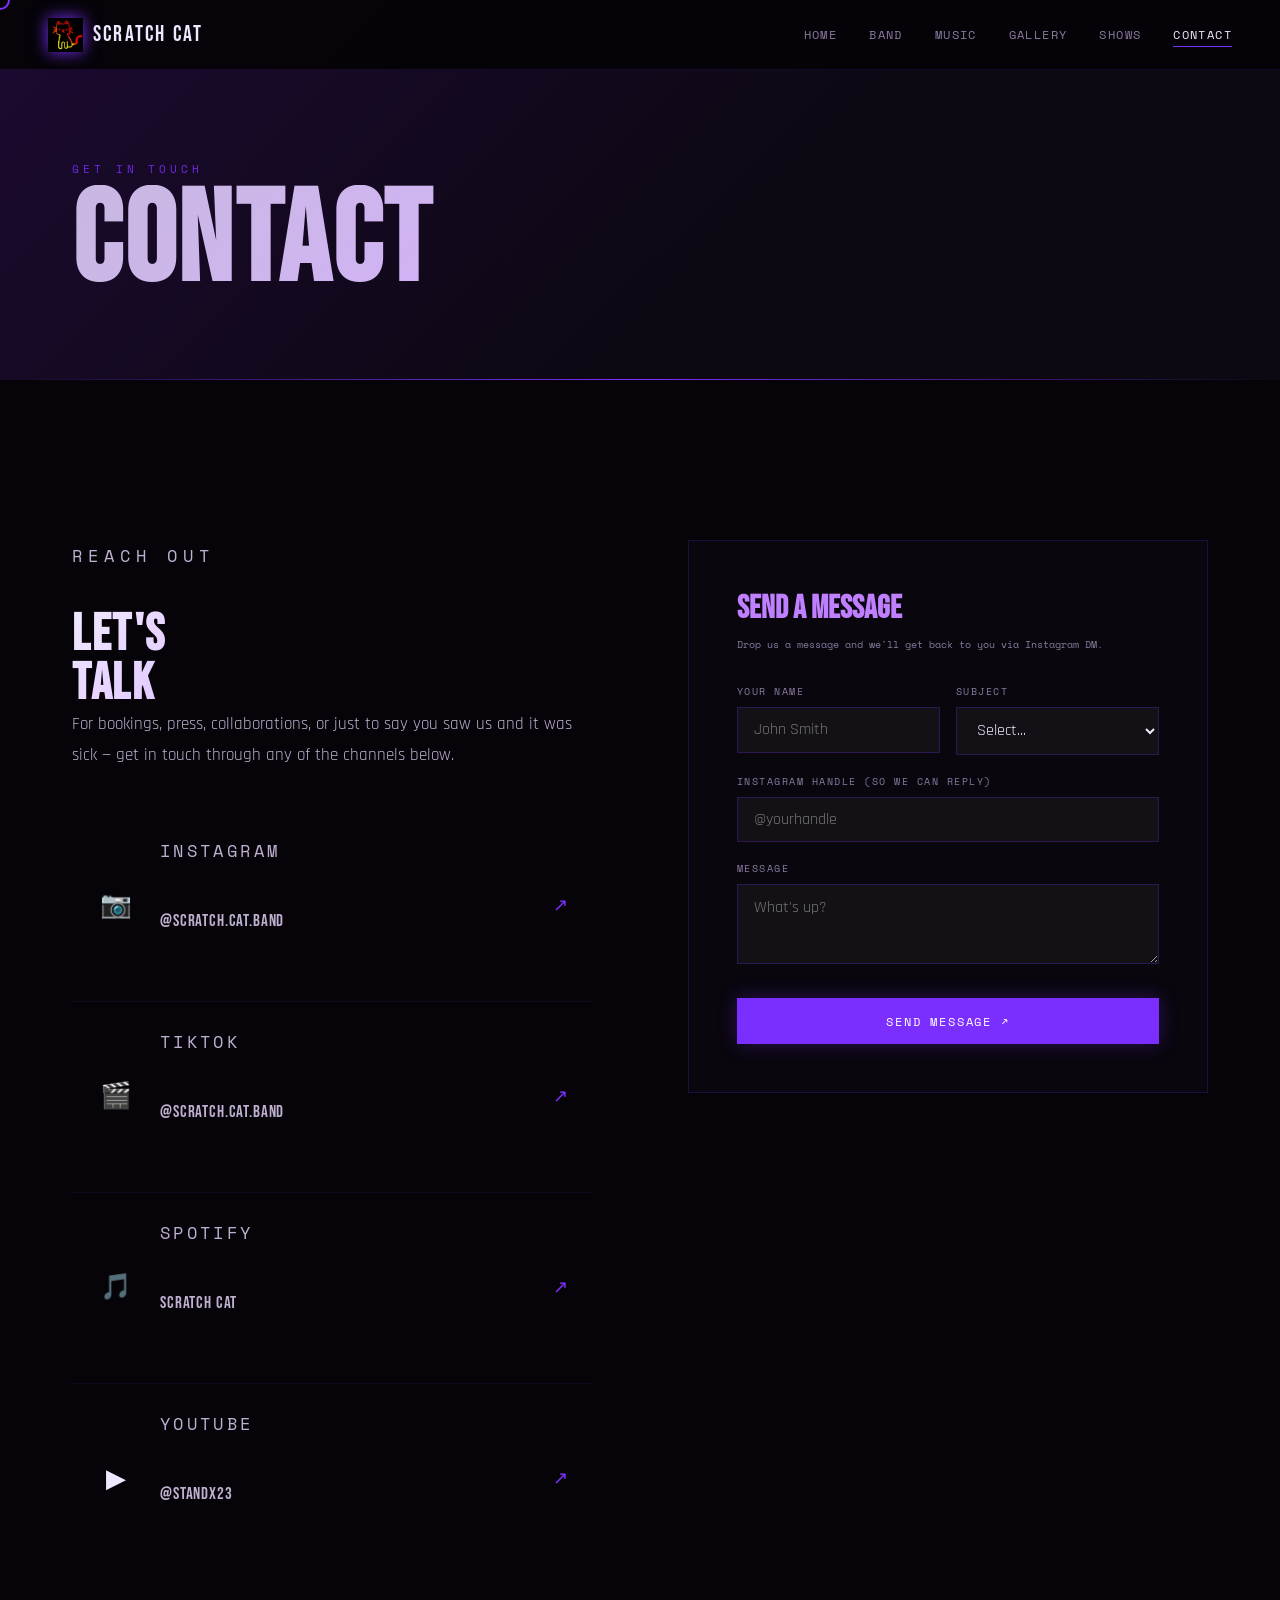
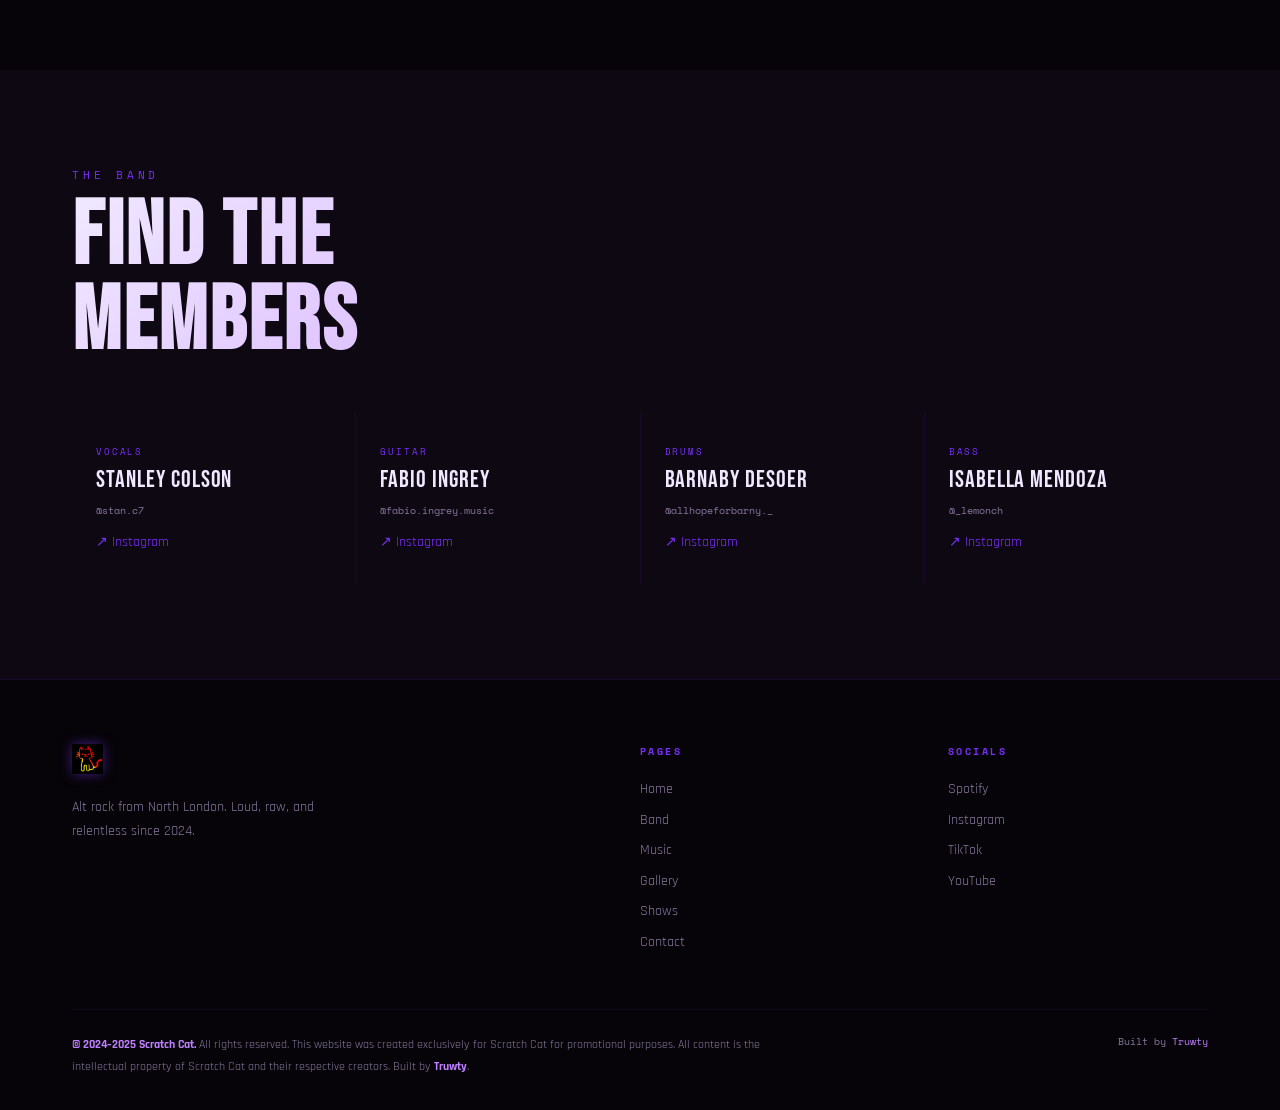
<file: contact.html>
<!DOCTYPE html>
<html lang="en">
<head>
  <meta charset="UTF-8" /><meta name="viewport" content="width=device-width, initial-scale=1.0" />
  <title>Contact – Scratch Cat</title>
  <link rel="stylesheet" href="style.css" />
  <style>
    .page-header { background:var(--deep); }
    #contact-main { background:var(--black); }
    .contact-grid { display:grid; grid-template-columns:1fr 1fr; gap:6rem; align-items:start; margin-top:4rem; }
    .contact-info p { font-size:1.05rem; color:#c0b0d0; line-height:1.85; margin-bottom:2.5rem; }
    .contact-channels { display:flex; flex-direction:column; gap:1px; background:rgba(123,47,255,.1); }
    .contact-channel { display:flex; align-items:center; gap:1.5rem; padding:1.5rem 1.5rem; background:var(--black); text-decoration:none; color:var(--white); transition:background .3s; }
    .contact-channel:hover { background:rgba(123,47,255,.08); }
    .cc-icon { font-size:1.6rem; min-width:40px; text-align:center; }
    .cc-label { font-family:'Space Mono',monospace; font-size:.6rem; letter-spacing:.2em; color:var(--purple); text-transform:uppercase; margin-bottom:.2rem; }
    .cc-value { font-family:'Bebas Neue',sans-serif; font-size:1.4rem; letter-spacing:.05em; }
    .cc-arrow { margin-left:auto; color:var(--purple); font-size:1.1rem; }

    /* Form */
    .contact-form { background:rgba(13,8,18,.6); border:1px solid rgba(123,47,255,.2); padding:3rem; }
    .contact-form h3 { font-family:'Bebas Neue',sans-serif; font-size:2rem; color:var(--purple-glow); margin-bottom:.5rem; }
    .contact-form > p { font-family:'Space Mono',monospace; font-size:.65rem; color:var(--grey); margin-bottom:2rem; }
    .form-row { display:grid; grid-template-columns:1fr 1fr; gap:1rem; }
    .submit-btn { width:100%; background:var(--purple); color:#fff; border:none; padding:.9rem; font-family:'Space Mono',monospace; font-size:.76rem; letter-spacing:.15em; text-transform:uppercase; cursor:pointer; transition:all .25s; margin-top:.5rem; box-shadow:0 0 20px rgba(123,47,255,.3); }
    .submit-btn:hover { background:var(--purple-mid); box-shadow:0 0 40px rgba(123,47,255,.6); transform:translateY(-2px); }
    .form-success { display:none; text-align:center; padding:2rem; }
    .form-success p { font-family:'Space Mono',monospace; font-size:.8rem; color:var(--purple-glow); line-height:2; }
    .form-success .big-check { font-size:3rem; display:block; margin-bottom:1rem; }

    /* Member DMs */
    #member-contact { background:var(--deep); }
    .member-dm-grid { display:grid; grid-template-columns:repeat(4,1fr); gap:1px; background:rgba(123,47,255,.1); margin-top:3rem; }
    .member-dm { background:var(--deep); padding:2rem 1.5rem; text-decoration:none; color:var(--white); transition:background .3s; display:flex; flex-direction:column; gap:.4rem; }
    .member-dm:hover { background:rgba(123,47,255,.08); }
    .mdm-role { font-family:'Space Mono',monospace; font-size:.58rem; letter-spacing:.2em; color:var(--purple); text-transform:uppercase; }
    .mdm-name { font-family:'Bebas Neue',sans-serif; font-size:1.5rem; letter-spacing:.04em; }
    .mdm-handle { font-family:'Space Mono',monospace; font-size:.62rem; color:var(--grey); margin-top:.2rem; }
    .mdm-arrow { color:var(--purple); font-size:.9rem; margin-top:.5rem; }

    @media(max-width:1024px) { .contact-grid{grid-template-columns:1fr;gap:3rem;} .member-dm-grid{grid-template-columns:repeat(2,1fr);} }
    @media(max-width:768px) { .form-row{grid-template-columns:1fr;} .member-dm-grid{grid-template-columns:1fr 1fr;} }
  </style>
</head>
<body>
<div id="cursor"></div>
<nav id="navbar">
  <a class="nav-logo" href="index.html"><img src="images/logo-cat.png" alt="Scratch Cat" /><span>Scratch Cat</span></a>
  <ul class="nav-links" id="navLinks">
    <li><a href="index.html">Home</a></li><li><a href="band.html">Band</a></li><li><a href="music.html">Music</a></li><li><a href="gallery.html">Gallery</a></li><li><a href="shows.html">Shows</a></li><li><a href="contact.html" class="active">Contact</a></li>
  </ul>
  <button class="nav-hamburger" id="hamburger"><span></span><span></span><span></span></button>
</nav>

<div class="page-header">
  <div class="page-header-bg"></div>
  <div class="container">
    <p class="section-label">Get in Touch</p>
    <h1>CONTACT</h1>
  </div>
  <div class="page-header-line"></div>
</div>

<section id="contact-main">
  <div class="container">
    <div class="contact-grid">
      <div class="contact-info reveal">
        <p class="section-label">Reach Out</p>
        <h2 class="section-title" style="font-size:clamp(2.5rem,4vw,4rem);">LET&apos;S<br>TALK</h2>
        <p>For bookings, press, collaborations, or just to say you saw us and it was sick &mdash; get in touch through any of the channels below.</p>
        <div class="contact-channels">
          <a class="contact-channel" href="https://www.instagram.com/scratch.cat.band" target="_blank" rel="noopener">
            <span class="cc-icon">&#128247;</span>
            <div><p class="cc-label">Instagram</p><p class="cc-value">@scratch.cat.band</p></div>
            <span class="cc-arrow">&#8599;</span>
          </a>
          <a class="contact-channel" href="https://www.tiktok.com/@scratch.cat.band" target="_blank" rel="noopener">
            <span class="cc-icon">&#127916;</span>
            <div><p class="cc-label">TikTok</p><p class="cc-value">@scratch.cat.band</p></div>
            <span class="cc-arrow">&#8599;</span>
          </a>
          <a class="contact-channel" href="https://open.spotify.com/artist/5sC3QbNn932EM4ci7MjC9P" target="_blank" rel="noopener">
            <span class="cc-icon">&#127925;</span>
            <div><p class="cc-label">Spotify</p><p class="cc-value">Scratch Cat</p></div>
            <span class="cc-arrow">&#8599;</span>
          </a>
          <a class="contact-channel" href="https://www.youtube.com/@standx23" target="_blank" rel="noopener">
            <span class="cc-icon">&#9654;</span>
            <div><p class="cc-label">YouTube</p><p class="cc-value">@standx23</p></div>
            <span class="cc-arrow">&#8599;</span>
          </a>
        </div>
      </div>

      <div class="contact-form reveal">
        <h3>Send a Message</h3>
        <p>Drop us a message and we&apos;ll get back to you via Instagram DM.</p>
        <div id="contactFormInner">
          <div class="form-row">
            <div class="form-group"><label>Your Name</label><input type="text" id="cfName" placeholder="John Smith" /></div>
            <div class="form-group"><label>Subject</label>
              <select id="cfSubject" style="background:rgba(255,255,255,.04);border:1px solid rgba(123,47,255,.25);color:var(--white);padding:.7rem 1rem;font-family:'Rajdhani',sans-serif;font-size:1rem;outline:none;width:100%;">
                <option value="">Select...</option>
                <option>Booking / Live Show</option>
                <option>Press / Media</option>
                <option>Collaboration</option>
                <option>General</option>
              </select>
            </div>
          </div>
          <div class="form-group"><label>Instagram Handle (so we can reply)</label><input type="text" id="cfInsta" placeholder="@yourhandle" /></div>
          <div class="form-group"><label>Message</label><textarea id="cfMessage" placeholder="What&apos;s up?"></textarea></div>
          <button class="submit-btn" onclick="submitContactForm()">SEND MESSAGE &#8599;</button>
        </div>
        <div class="form-success" id="formSuccess">
          <span class="big-check">&#10003;</span>
          <p>Message noted! Slide into<br /><strong style="color:var(--purple-glow);">@scratch.cat.band</strong><br />on Instagram to continue the conversation.</p>
          <a class="btn btn-outline" href="https://www.instagram.com/scratch.cat.band" target="_blank" rel="noopener" style="margin-top:1.5rem;">DM on Instagram &#8599;</a>
        </div>
      </div>
    </div>
  </div>
</section>

<section id="member-contact">
  <div class="container">
    <p class="section-label reveal">The Band</p>
    <h2 class="section-title reveal">FIND THE<br>MEMBERS</h2>
    <div class="member-dm-grid reveal">
      <a class="member-dm" href="https://www.instagram.com/stan.c7/" target="_blank" rel="noopener">
        <span class="mdm-role">Vocals</span><span class="mdm-name">Stanley Colson</span><span class="mdm-handle">@stan.c7</span><span class="mdm-arrow">&#8599; Instagram</span>
      </a>
      <a class="member-dm" href="https://www.instagram.com/fabio.ingrey.music/" target="_blank" rel="noopener">
        <span class="mdm-role">Guitar</span><span class="mdm-name">Fabio Ingrey</span><span class="mdm-handle">@fabio.ingrey.music</span><span class="mdm-arrow">&#8599; Instagram</span>
      </a>
      <a class="member-dm" href="https://www.instagram.com/allhopeforbarny._/" target="_blank" rel="noopener">
        <span class="mdm-role">Drums</span><span class="mdm-name">Barnaby Desoer</span><span class="mdm-handle">@allhopeforbarny._</span><span class="mdm-arrow">&#8599; Instagram</span>
      </a>
      <a class="member-dm" href="https://www.instagram.com/_lemonch/" target="_blank" rel="noopener">
        <span class="mdm-role">Bass</span><span class="mdm-name">Isabella Mendoza</span><span class="mdm-handle">@_lemonch</span><span class="mdm-arrow">&#8599; Instagram</span>
      </a>
    </div>
  </div>
</section>

<footer>
  <div class="container">
    <div class="footer-grid">
      <div class="footer-brand"><img src="images/logo-cat.png" alt="Scratch Cat" /><p>Alt rock from North London. Loud, raw, and relentless since 2024.</p></div>
      <div class="footer-col"><h4>Pages</h4><ul><li><a href="index.html">Home</a></li><li><a href="band.html">Band</a></li><li><a href="music.html">Music</a></li><li><a href="gallery.html">Gallery</a></li><li><a href="shows.html">Shows</a></li><li><a href="contact.html">Contact</a></li></ul></div>
      <div class="footer-col"><h4>Socials</h4><ul><li><a href="https://open.spotify.com/artist/5sC3QbNn932EM4ci7MjC9P" target="_blank" rel="noopener">Spotify</a></li><li><a href="https://www.instagram.com/scratch.cat.band" target="_blank" rel="noopener">Instagram</a></li><li><a href="https://www.tiktok.com/@scratch.cat.band" target="_blank" rel="noopener">TikTok</a></li><li><a href="https://www.youtube.com/@standx23" target="_blank" rel="noopener">YouTube</a></li></ul></div>
    </div>
    <div class="footer-bottom">
      <div class="footer-legal"><p><strong>&copy; 2024&ndash;2025 Scratch Cat.</strong> All rights reserved. This website was created exclusively for Scratch Cat for promotional purposes. All content is the intellectual property of Scratch Cat and their respective creators. Built by <strong>Truwty</strong>.</p></div>
      <div class="footer-made"><p>Built by <a href="#">Truwty</a></p></div>
    </div>
  </div>
</footer>

<script src="main.js"></script>
<script>
function submitContactForm() {
  const name = document.getElementById('cfName').value.trim();
  const msg = document.getElementById('cfMessage').value.trim();
  if (!name || !msg) { alert('Please fill in your name and message.'); return; }
  document.getElementById('contactFormInner').style.display = 'none';
  document.getElementById('formSuccess').style.display = 'block';
}
</script>
</body>
</html>
</file>
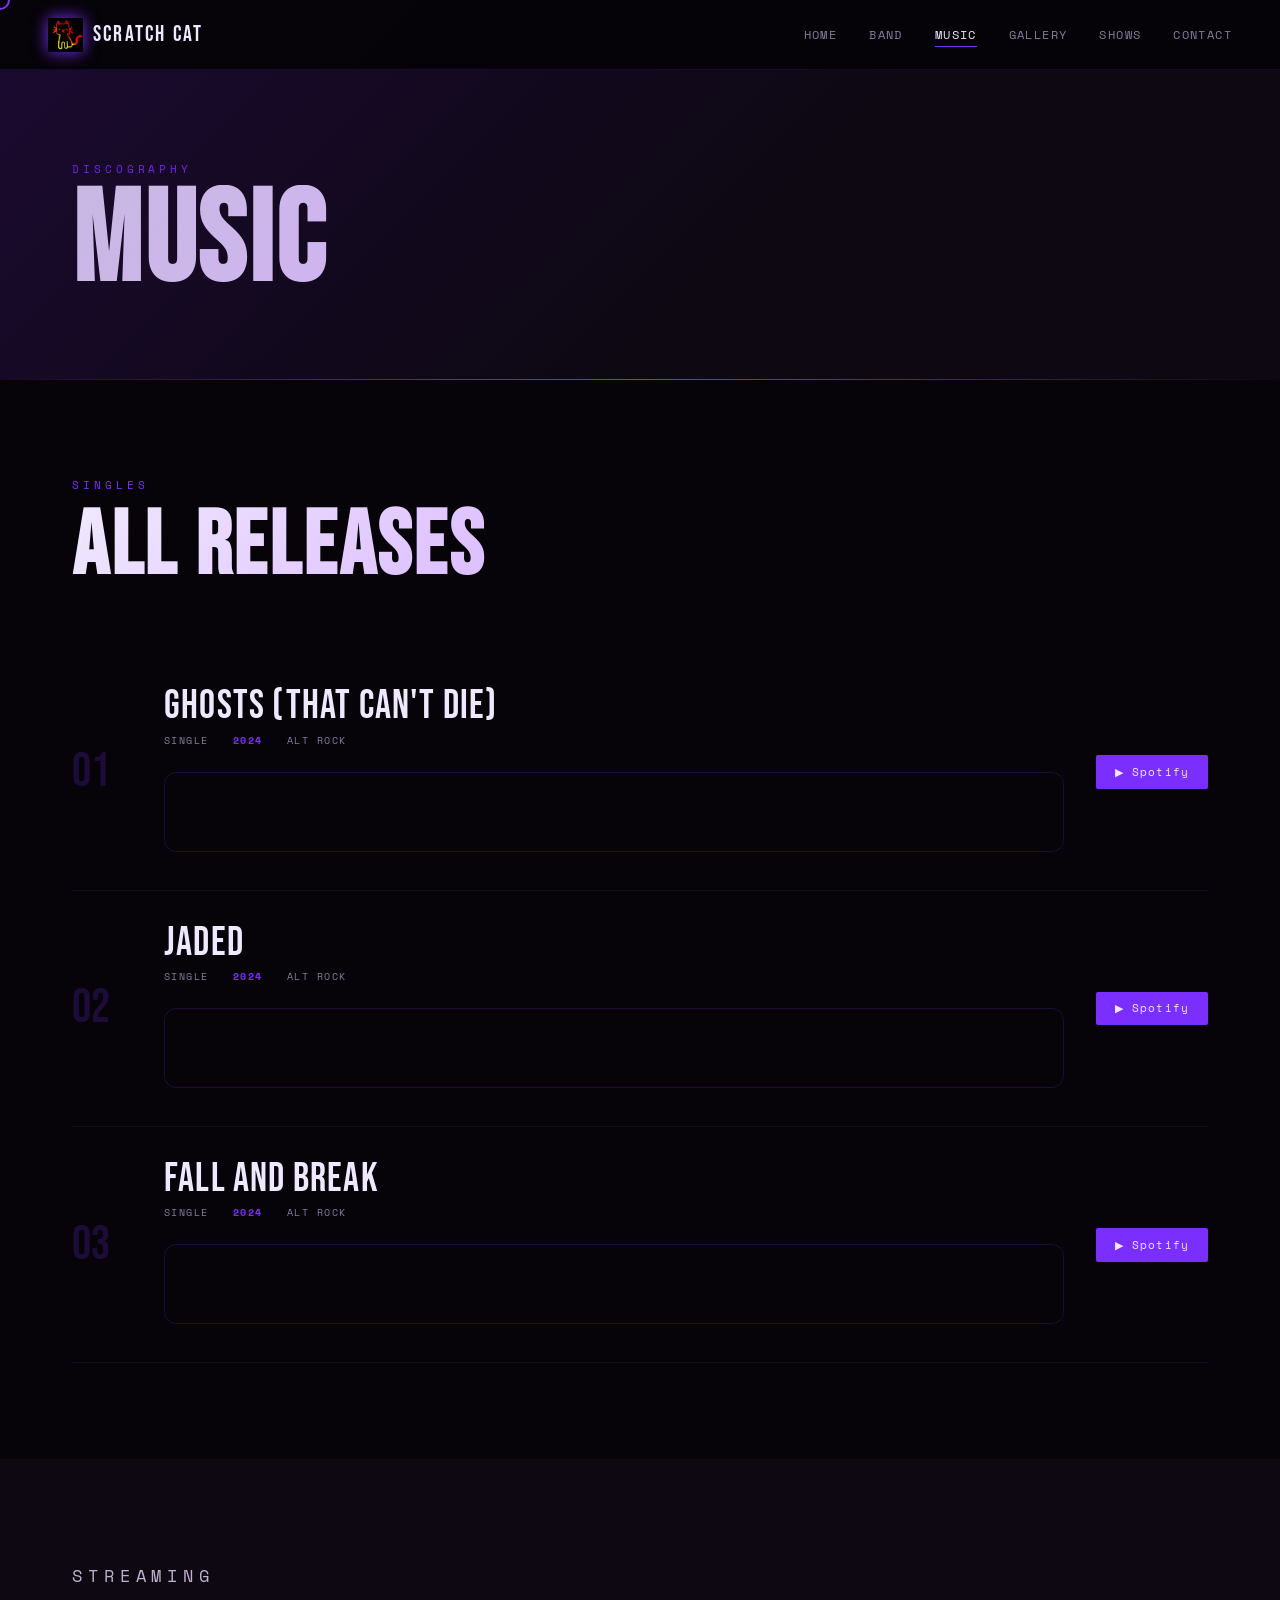
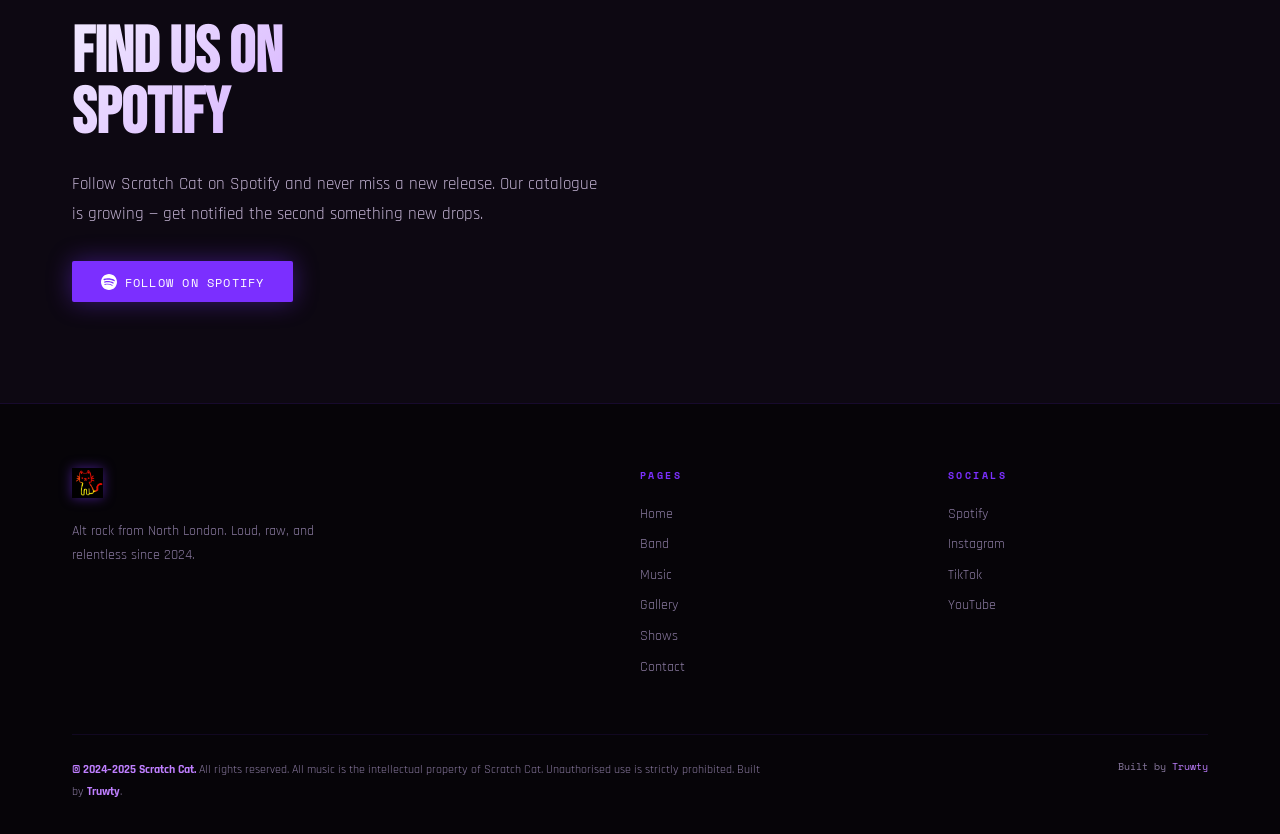
<file: music.html>
<!DOCTYPE html>
<html lang="en">
<head>
  <meta charset="UTF-8" /><meta name="viewport" content="width=device-width, initial-scale=1.0" />
  <title>Music – Scratch Cat</title>
  <link rel="stylesheet" href="style.css" />
  <style>
    .page-header { background: var(--deep); }
    #music-main { background: var(--black); }
    .track-list { margin-top:4rem; }
    .track-row { display:grid; grid-template-columns:60px 1fr auto; align-items:center; gap:2rem; padding:2rem 0; border-bottom:1px solid rgba(123,47,255,.12); position:relative; overflow:hidden; transition:padding-left .3s; }
    .track-row::before { content:''; position:absolute; left:0; top:0; bottom:0; width:0; background:rgba(123,47,255,.06); transition:width .4s; }
    .track-row:hover { padding-left:1rem; }
    .track-row:hover::before { width:100%; }
    .track-num { font-family:'Bebas Neue',sans-serif; font-size:3rem; color:rgba(123,47,255,.2); line-height:1; position:relative; z-index:1; }
    .track-details { position:relative; z-index:1; }
    .track-name { font-family:'Bebas Neue',sans-serif; font-size:2.5rem; letter-spacing:.03em; line-height:1; margin-bottom:.4rem; }
    .track-meta { display:flex; gap:1.5rem; flex-wrap:wrap; }
    .track-meta span { font-family:'Space Mono',monospace; font-size:.62rem; letter-spacing:.15em; color:var(--grey); text-transform:uppercase; }
    .track-meta span strong { color:var(--purple); }
    .track-actions { display:flex; gap:.8rem; flex-wrap:wrap; position:relative; z-index:1; }
    .track-play-btn { display:inline-flex; align-items:center; gap:.5rem; text-decoration:none; font-family:'Space Mono',monospace; font-size:.68rem; letter-spacing:.1em; color:var(--white); background:var(--purple); padding:.55rem 1.2rem; border-radius:2px; transition:all .25s; }
    .track-play-btn:hover { background:var(--purple-mid); transform:translateY(-2px); box-shadow:0 6px 20px rgba(123,47,255,.4); }
    .track-spotify-embed { margin-top:1.5rem; }
    .track-spotify-embed iframe { border-radius:4px; border:1px solid rgba(123,47,255,.2); }

    /* SPOTIFY SECTION */
    #spotify-section { background:var(--deep); }
    .spotify-profile-block { display:grid; grid-template-columns:1fr 1fr; gap:5rem; align-items:center; }
    .spotify-text h2 { font-family:'Bebas Neue',sans-serif; font-size:clamp(2.5rem,5vw,4.5rem); line-height:.95; background:linear-gradient(135deg,var(--white),var(--purple-glow)); -webkit-background-clip:text; -webkit-text-fill-color:transparent; background-clip:text; margin-bottom:1.5rem; }
    .spotify-text p { font-size:1.05rem; color:#c0b0d0; line-height:1.8; margin-bottom:2rem; }
    .spotify-embeds { display:flex; flex-direction:column; gap:1rem; }
    .spotify-embeds iframe { border-radius:4px; }

    @media(max-width:1024px) { .spotify-profile-block{grid-template-columns:1fr;} .track-row{grid-template-columns:50px 1fr;} .track-actions{display:none;} }
  </style>
</head>
<body>
<div id="cursor"></div>
<nav id="navbar">
  <a class="nav-logo" href="index.html"><img src="images/logo-cat.png" alt="Scratch Cat" /><span>Scratch Cat</span></a>
  <ul class="nav-links" id="navLinks">
    <li><a href="index.html">Home</a></li><li><a href="band.html">Band</a></li><li><a href="music.html" class="active">Music</a></li><li><a href="gallery.html">Gallery</a></li><li><a href="shows.html">Shows</a></li><li><a href="contact.html">Contact</a></li>
  </ul>
  <button class="nav-hamburger" id="hamburger"><span></span><span></span><span></span></button>
</nav>

<div class="page-header">
  <div class="page-header-bg"></div>
  <div class="container">
    <p class="section-label">Discography</p>
    <h1>MUSIC</h1>
  </div>
  <div class="page-header-line"></div>
</div>

<section id="music-main">
  <div class="container">
    <p class="section-label reveal">Singles</p>
    <h2 class="section-title reveal">ALL RELEASES</h2>
    <div class="track-list">

      <div class="track-row reveal">
        <div class="track-num">01</div>
        <div class="track-details">
          <div class="track-name">Ghosts (That Can&apos;t Die)</div>
          <div class="track-meta"><span>Single</span><span><strong>2024</strong></span><span>Alt Rock</span></div>
          <div class="track-spotify-embed">
            <iframe style="border-radius:12px" src="https://open.spotify.com/embed/track/0PJ6B8GrizqPLl76wGNDnk?utm_source=generator&theme=0" width="100%" height="80" frameBorder="0" allowfullscreen="" allow="autoplay; clipboard-write; encrypted-media; fullscreen; picture-in-picture" loading="lazy"></iframe>
          </div>
        </div>
        <div class="track-actions">
          <a class="track-play-btn" href="https://open.spotify.com/track/0PJ6B8GrizqPLl76wGNDnk" target="_blank" rel="noopener">&#9654; Spotify</a>
        </div>
      </div>

      <div class="track-row reveal">
        <div class="track-num">02</div>
        <div class="track-details">
          <div class="track-name">Jaded</div>
          <div class="track-meta"><span>Single</span><span><strong>2024</strong></span><span>Alt Rock</span></div>
          <div class="track-spotify-embed">
            <iframe style="border-radius:12px" src="https://open.spotify.com/embed/track/44UTYOBfDHi0gPGrruz5Yu?utm_source=generator&theme=0" width="100%" height="80" frameBorder="0" allowfullscreen="" allow="autoplay; clipboard-write; encrypted-media; fullscreen; picture-in-picture" loading="lazy"></iframe>
          </div>
        </div>
        <div class="track-actions">
          <a class="track-play-btn" href="https://open.spotify.com/track/44UTYOBfDHi0gPGrruz5Yu" target="_blank" rel="noopener">&#9654; Spotify</a>
        </div>
      </div>

      <div class="track-row reveal">
        <div class="track-num">03</div>
        <div class="track-details">
          <div class="track-name">Fall and Break</div>
          <div class="track-meta"><span>Single</span><span><strong>2024</strong></span><span>Alt Rock</span></div>
          <div class="track-spotify-embed">
            <iframe style="border-radius:12px" src="https://open.spotify.com/embed/track/61TvxmlBn7Xaog17FldiK0?utm_source=generator&theme=0" width="100%" height="80" frameBorder="0" allowfullscreen="" allow="autoplay; clipboard-write; encrypted-media; fullscreen; picture-in-picture" loading="lazy"></iframe>
          </div>
        </div>
        <div class="track-actions">
          <a class="track-play-btn" href="https://open.spotify.com/track/61TvxmlBn7Xaog17FldiK0" target="_blank" rel="noopener">&#9654; Spotify</a>
        </div>
      </div>

    </div>
  </div>
</section>

<section id="spotify-section">
  <div class="container">
    <div class="spotify-profile-block">
      <div class="spotify-text reveal">
        <p class="section-label">Streaming</p>
        <h2>FIND US ON<br>SPOTIFY</h2>
        <p>Follow Scratch Cat on Spotify and never miss a new release. Our catalogue is growing — get notified the second something new drops.</p>
        <a class="btn btn-primary" href="https://open.spotify.com/artist/5sC3QbNn932EM4ci7MjC9P" target="_blank" rel="noopener">
          <svg width="16" height="16" viewBox="0 0 24 24" fill="currentColor"><path d="M12 0C5.4 0 0 5.4 0 12s5.4 12 12 12 12-5.4 12-12S18.66 0 12 0zm5.521 17.34c-.24.359-.66.48-1.021.24-2.82-1.74-6.36-2.101-10.561-1.141-.418.122-.779-.179-.899-.539-.12-.421.18-.78.54-.9 4.56-1.021 8.52-.6 11.64 1.32.42.18.479.659.301 1.02zm1.44-3.3c-.301.42-.841.6-1.262.3-3.239-1.98-8.159-2.58-11.939-1.38-.479.12-1.02-.12-1.14-.6-.12-.48.12-1.021.6-1.141C9.6 9.9 15 10.561 18.72 12.84c.361.181.54.78.241 1.2zm.12-3.36C15.24 8.4 8.82 8.16 5.16 9.301c-.6.179-1.2-.181-1.38-.721-.18-.601.18-1.2.72-1.381 4.26-1.26 11.28-1.02 15.721 1.621.539.3.719 1.02.419 1.56-.299.421-1.02.599-1.559.3z"/></svg>
          Follow on Spotify
        </a>
      </div>
      <div class="spotify-embeds reveal">
        <iframe style="border-radius:12px" src="https://open.spotify.com/embed/artist/5sC3QbNn932EM4ci7MjC9P?utm_source=generator&theme=0" width="100%" height="352" frameBorder="0" allowfullscreen="" allow="autoplay; clipboard-write; encrypted-media; fullscreen; picture-in-picture" loading="lazy"></iframe>
      </div>
    </div>
  </div>
</section>

<footer>
  <div class="container">
    <div class="footer-grid">
      <div class="footer-brand"><img src="images/logo-cat.png" alt="Scratch Cat" /><p>Alt rock from North London. Loud, raw, and relentless since 2024.</p></div>
      <div class="footer-col"><h4>Pages</h4><ul><li><a href="index.html">Home</a></li><li><a href="band.html">Band</a></li><li><a href="music.html">Music</a></li><li><a href="gallery.html">Gallery</a></li><li><a href="shows.html">Shows</a></li><li><a href="contact.html">Contact</a></li></ul></div>
      <div class="footer-col"><h4>Socials</h4><ul><li><a href="https://open.spotify.com/artist/5sC3QbNn932EM4ci7MjC9P" target="_blank" rel="noopener">Spotify</a></li><li><a href="https://www.instagram.com/scratch.cat.band" target="_blank" rel="noopener">Instagram</a></li><li><a href="https://www.tiktok.com/@scratch.cat.band" target="_blank" rel="noopener">TikTok</a></li><li><a href="https://www.youtube.com/@standx23" target="_blank" rel="noopener">YouTube</a></li></ul></div>
    </div>
    <div class="footer-bottom">
      <div class="footer-legal"><p><strong>&copy; 2024&ndash;2025 Scratch Cat.</strong> All rights reserved. All music is the intellectual property of Scratch Cat. Unauthorised use is strictly prohibited. Built by <strong>Truwty</strong>.</p></div>
      <div class="footer-made"><p>Built by <a href="#">Truwty</a></p></div>
    </div>
  </div>
</footer>
<script src="main.js"></script>
</body>
</html>
</file>
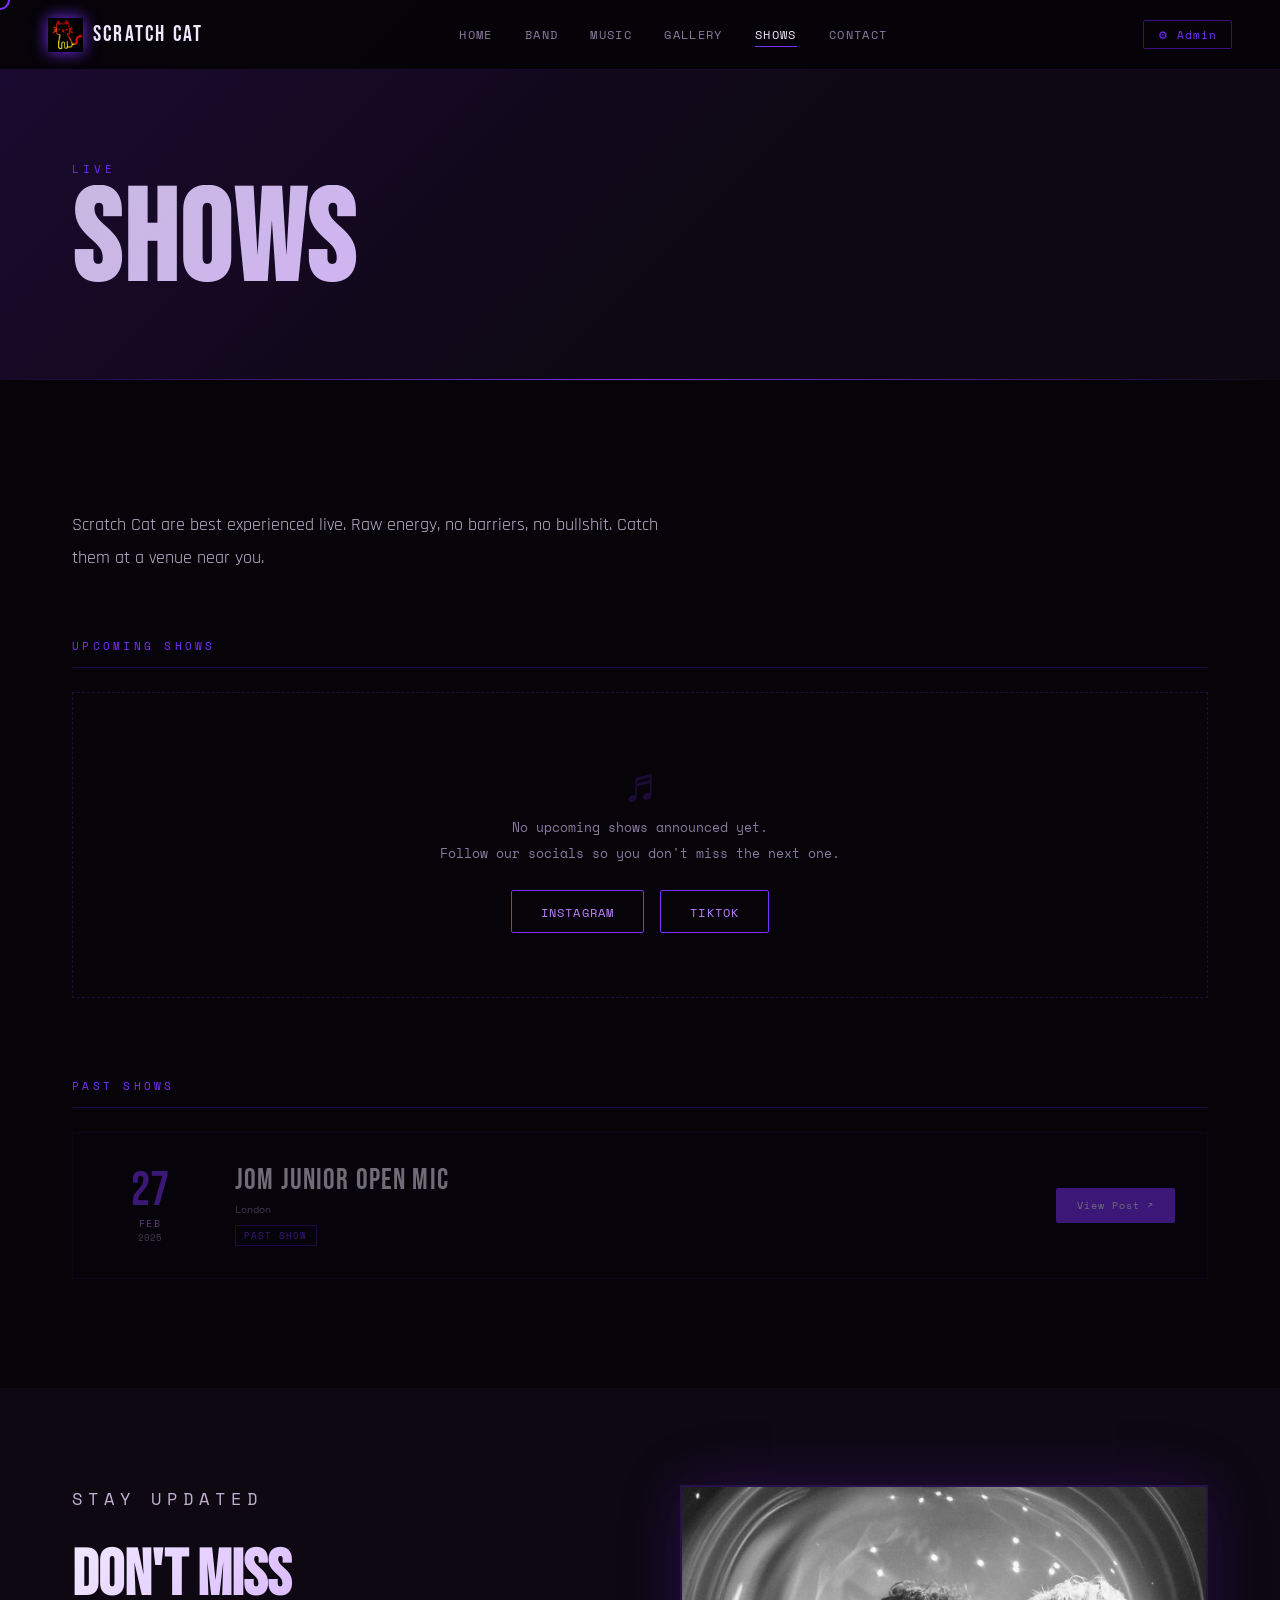
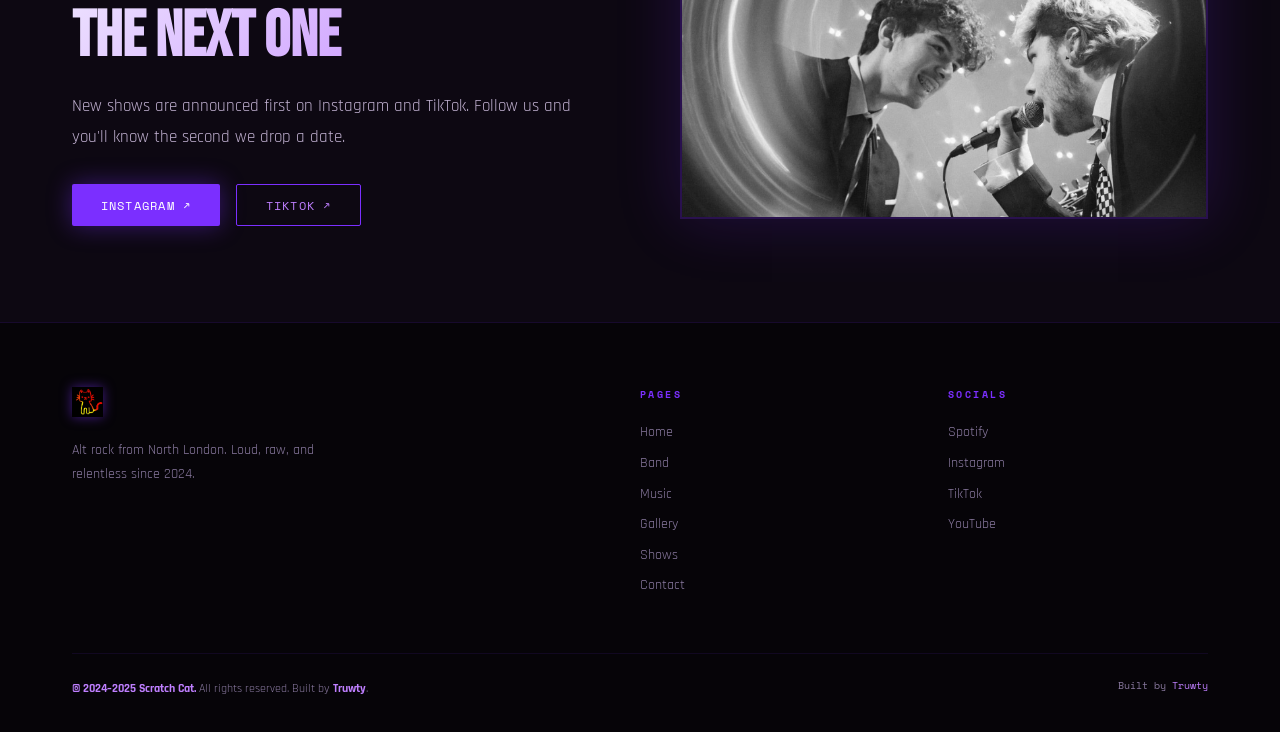
<file: shows.html>
<!DOCTYPE html>
<html lang="en">
<head>
  <meta charset="UTF-8" /><meta name="viewport" content="width=device-width, initial-scale=1.0" />
  <title>Shows – Scratch Cat</title>
  <link rel="stylesheet" href="style.css" />
  <style>
    .page-header { background:var(--deep); }
    #shows-main { background:var(--black); }
    .shows-intro { font-size:1.15rem; color:#c0b0d0; line-height:1.8; max-width:600px; margin:2rem 0 4rem; }
    .shows-section-title { font-family:'Space Mono',monospace; font-size:.68rem; letter-spacing:.3em; color:var(--purple); text-transform:uppercase; margin-bottom:1.5rem; padding-bottom:.8rem; border-bottom:1px solid rgba(123,47,255,.2); }
    .show-card { display:grid; grid-template-columns:90px 1fr auto; align-items:center; gap:2.5rem; padding:2rem 2rem; background:rgba(61,15,122,.04); border:1px solid rgba(123,47,255,.12); margin-bottom:.8rem; transition:all .3s; position:relative; overflow:hidden; }
    .show-card::before { content:''; position:absolute; left:0; top:0; bottom:0; width:3px; background:var(--purple); transform:scaleY(0); transition:transform .3s; }
    .show-card:hover { border-color:rgba(123,47,255,.4); background:rgba(123,47,255,.06); }
    .show-card:hover::before { transform:scaleY(1); }
    .show-card.past { opacity:.45; }
    .sc-date { text-align:center; }
    .sc-day { font-family:'Bebas Neue',sans-serif; font-size:3rem; color:var(--purple); line-height:1; }
    .sc-mon { font-family:'Space Mono',monospace; font-size:.65rem; letter-spacing:.1em; color:var(--purple-glow); display:block; }
    .sc-year { font-family:'Space Mono',monospace; font-size:.58rem; color:var(--grey); display:block; }
    .sc-info {}
    .sc-venue { font-family:'Bebas Neue',sans-serif; font-size:1.8rem; letter-spacing:.04em; line-height:1.1; }
    .sc-city { font-family:'Space Mono',monospace; font-size:.65rem; color:var(--grey); margin-top:.3rem; }
    .sc-tag { display:inline-block; font-family:'Space Mono',monospace; font-size:.55rem; letter-spacing:.12em; color:var(--purple); border:1px solid var(--purple-dark); padding:.18rem .5rem; margin-top:.5rem; text-transform:uppercase; }
    .sc-ticket { display:inline-flex; align-items:center; gap:.4rem; font-family:'Space Mono',monospace; font-size:.65rem; letter-spacing:.1em; text-decoration:none; color:var(--white); background:var(--purple); padding:.6rem 1.3rem; border-radius:2px; transition:all .25s; white-space:nowrap; }
    .sc-ticket:hover { background:var(--purple-mid); transform:translateY(-2px); box-shadow:0 6px 20px rgba(123,47,255,.4); }
    .sc-past-label { font-family:'Space Mono',monospace; font-size:.6rem; color:var(--grey); border:1px solid rgba(123,47,255,.15); padding:.4rem .8rem; white-space:nowrap; }
    .no-shows-block { text-align:center; padding:4rem 2rem; border:1px dashed rgba(123,47,255,.2); }
    .no-shows-block p { font-family:'Space Mono',monospace; font-size:.8rem; color:var(--grey); line-height:2; }
    .no-shows-block .big { font-family:'Bebas Neue',sans-serif; font-size:3rem; color:rgba(123,47,255,.2); display:block; }

    /* INSTAGRAM CTA */
    #shows-follow { background:var(--deep); }
    .follow-block { display:grid; grid-template-columns:1fr 1fr; gap:5rem; align-items:center; }
    .follow-text h2 { font-family:'Bebas Neue',sans-serif; font-size:clamp(2.5rem,5vw,4.5rem); line-height:.95; background:linear-gradient(135deg,var(--white),var(--purple-glow)); -webkit-background-clip:text; -webkit-text-fill-color:transparent; background-clip:text; margin-bottom:1.5rem; }
    .follow-text p { font-size:1.05rem; color:#c0b0d0; line-height:1.8; margin-bottom:2rem; }
    .follow-img { position:relative; }
    .follow-img img { width:100%; object-fit:cover; border:2px solid rgba(123,47,255,.25); box-shadow:0 0 60px rgba(123,47,255,.2); }

    @media(max-width:1024px) { .follow-block{grid-template-columns:1fr;} }
    @media(max-width:768px) { .show-card{grid-template-columns:70px 1fr;} .sc-ticket,.sc-past-label{display:none;} }
  </style>
</head>
<body>
<div id="cursor"></div>
<nav id="navbar">
  <a class="nav-logo" href="index.html"><img src="images/logo-cat.png" alt="Scratch Cat" /><span>Scratch Cat</span></a>
  <ul class="nav-links" id="navLinks">
    <li><a href="index.html">Home</a></li><li><a href="band.html">Band</a></li><li><a href="music.html">Music</a></li><li><a href="gallery.html">Gallery</a></li><li><a href="shows.html" class="active">Shows</a></li><li><a href="contact.html">Contact</a></li>
  </ul>
  <div style="display:flex;gap:.8rem;align-items:center;">
    <button class="nav-admin-btn" onclick="openAdminLogin()">&#9881; Admin</button>
    <button class="nav-hamburger" id="hamburger"><span></span><span></span><span></span></button>
  </div>
</nav>

<div class="page-header">
  <div class="page-header-bg"></div>
  <div class="container">
    <p class="section-label">Live</p>
    <h1>SHOWS</h1>
  </div>
  <div class="page-header-line"></div>
</div>

<section id="shows-main">
  <div class="container">
    <p class="shows-intro reveal">Scratch Cat are best experienced live. Raw energy, no barriers, no bullshit. Catch them at a venue near you.</p>

    <p class="shows-section-title">Upcoming Shows</p>
    <div id="dynamicShows"></div>
    <div id="noShows" class="no-shows-block reveal">
      <span class="big">&#9836;</span>
      <p>No upcoming shows announced yet.<br />Follow our socials so you don&apos;t miss the next one.</p>
      <div style="margin-top:1.5rem;display:flex;gap:1rem;justify-content:center;flex-wrap:wrap;">
        <a class="btn btn-outline" href="https://www.instagram.com/scratch.cat.band" target="_blank" rel="noopener">Instagram</a>
        <a class="btn btn-outline" href="https://www.tiktok.com/@scratch.cat.band" target="_blank" rel="noopener">TikTok</a>
      </div>
    </div>

    <p class="shows-section-title" style="margin-top:5rem;">Past Shows</p>
    <div class="show-card past reveal">
      <div class="sc-date"><span class="sc-day">27</span><span class="sc-mon">FEB</span><span class="sc-year">2025</span></div>
      <div class="sc-info">
        <p class="sc-venue">Jom Junior Open Mic</p>
        <p class="sc-city">London</p>
        <span class="sc-tag">Past Show</span>
      </div>
      <a class="sc-ticket" href="https://www.instagram.com/p/DVRObzbCDsI/" target="_blank" rel="noopener">View Post &#8599;</a>
    </div>
  </div>
</section>

<section id="shows-follow">
  <div class="container">
    <div class="follow-block">
      <div class="follow-text reveal">
        <p class="section-label">Stay Updated</p>
        <h2>DON&apos;T MISS<br>THE NEXT ONE</h2>
        <p>New shows are announced first on Instagram and TikTok. Follow us and you&apos;ll know the second we drop a date.</p>
        <div style="display:flex;gap:1rem;flex-wrap:wrap;">
          <a class="btn btn-primary" href="https://www.instagram.com/scratch.cat.band" target="_blank" rel="noopener">Instagram &#8599;</a>
          <a class="btn btn-outline" href="https://www.tiktok.com/@scratch.cat.band" target="_blank" rel="noopener">TikTok &#8599;</a>
        </div>
      </div>
      <div class="follow-img reveal"><img src="images/band-8.png" alt="Scratch Cat live" loading="lazy" /></div>
    </div>
  </div>
</section>

<!-- ADMIN LOGIN MODAL -->
<div class="modal-overlay" id="adminLoginModal">
  <div class="modal">
    <button class="modal-close" onclick="closeAdminLogin()">&#215;</button>
    <h2>ADMIN ACCESS</h2>
    <p>Enter the admin password to manage shows.</p>
    <div class="form-group"><label>Password</label><input type="password" id="adminPassword" onkeydown="if(event.key==='Enter')checkAdminPassword()" /></div>
    <p class="form-error" id="adminError">Incorrect password.</p>
    <button class="btn-admin" onclick="checkAdminPassword()">UNLOCK</button>
  </div>
</div>

<!-- ADMIN PANEL (shows only on this page) -->
<div id="admin-panel">
  <div class="container">
    <p class="section-label">Admin</p>
    <h2 class="section-title">MANAGE SHOWS</h2>
    <div class="admin-grid">
      <div class="admin-section">
        <h3>Add Show</h3>
        <div class="form-group"><label>Date</label><input type="date" id="showDate" /></div>
        <div class="form-group"><label>Venue</label><input type="text" id="showVenue" placeholder="Venue name" /></div>
        <div class="form-group"><label>City</label><input type="text" id="showCity" placeholder="City" /></div>
        <div class="form-group"><label>Ticket Link (optional)</label><input type="url" id="showLink" placeholder="https://..." /></div>
        <button class="btn-admin" onclick="addShow()">+ ADD SHOW</button>
      </div>
      <div class="admin-section">
        <h3>Current Shows</h3>
        <ul class="admin-list" id="adminShowList"></ul>
        <h3 style="margin-top:2rem;">Change Password</h3>
        <div class="form-group"><label>New Password</label><input type="password" id="newPassword" /></div>
        <div class="form-group"><label>Confirm</label><input type="password" id="confirmPassword" /></div>
        <p class="form-error" id="pwError">Passwords don&apos;t match.</p>
        <button class="btn-admin" onclick="changePassword()">UPDATE PASSWORD</button>
      </div>
    </div>
    <div style="display:flex;justify-content:flex-end;margin-top:2rem;">
      <button class="btn-admin btn-danger" style="width:auto;" onclick="logoutAdmin()">LOGOUT</button>
    </div>
  </div>
</div>

<footer>
  <div class="container">
    <div class="footer-grid">
      <div class="footer-brand"><img src="images/logo-cat.png" alt="Scratch Cat" /><p>Alt rock from North London. Loud, raw, and relentless since 2024.</p></div>
      <div class="footer-col"><h4>Pages</h4><ul><li><a href="index.html">Home</a></li><li><a href="band.html">Band</a></li><li><a href="music.html">Music</a></li><li><a href="gallery.html">Gallery</a></li><li><a href="shows.html">Shows</a></li><li><a href="contact.html">Contact</a></li></ul></div>
      <div class="footer-col"><h4>Socials</h4><ul><li><a href="https://open.spotify.com/artist/5sC3QbNn932EM4ci7MjC9P" target="_blank" rel="noopener">Spotify</a></li><li><a href="https://www.instagram.com/scratch.cat.band" target="_blank" rel="noopener">Instagram</a></li><li><a href="https://www.tiktok.com/@scratch.cat.band" target="_blank" rel="noopener">TikTok</a></li><li><a href="https://www.youtube.com/@standx23" target="_blank" rel="noopener">YouTube</a></li></ul></div>
    </div>
    <div class="footer-bottom">
      <div class="footer-legal"><p><strong>&copy; 2024&ndash;2025 Scratch Cat.</strong> All rights reserved. Built by <strong>Truwty</strong>.</p></div>
      <div class="footer-made"><p>Built by <a href="#">Truwty</a></p></div>
    </div>
  </div>
</footer>

<script src="main.js"></script>
<script>
// Override renderShows for this page to use show-card style
function renderShows() {
  const shows = getShows();
  const container = document.getElementById('dynamicShows');
  const noShows = document.getElementById('noShows');
  if (!container) return;
  const upcoming = shows.filter(s => new Date(s.date) >= new Date()).sort((a,b) => new Date(a.date)-new Date(b.date));
  if (noShows) noShows.style.display = upcoming.length === 0 ? 'block' : 'none';
  container.innerHTML = upcoming.map(s => {
    const d = new Date(s.date);
    const day = d.toLocaleDateString('en-GB',{day:'2-digit'});
    const mon = d.toLocaleDateString('en-GB',{month:'short'}).toUpperCase();
    const year = d.getFullYear();
    return `<div class="show-card">
      <div class="sc-date"><span class="sc-day">${day}</span><span class="sc-mon">${mon}</span><span class="sc-year">${year}</span></div>
      <div class="sc-info"><p class="sc-venue">${s.venue}</p><p class="sc-city">${s.city||''}</p><span class="sc-tag">Upcoming</span></div>
      ${s.link?`<a class="sc-ticket" href="${s.link}" target="_blank" rel="noopener">Tickets &#8599;</a>`:'<span class="sc-past-label">Free Entry</span>'}
    </div>`;
  }).join('');
}
renderShows();
</script>
</body>
</html>
</file>
<file: style.css>
@import url('https://fonts.googleapis.com/css2?family=Bebas+Neue&family=Space+Mono:ital,wght@0,400;0,700;1,400&family=Rajdhani:wght@300;400;600;700&display=swap');

:root {
  --black: #060408;
  --deep: #0d0812;
  --purple: #7b2fff;
  --purple-mid: #9d4fff;
  --purple-dark: #3d0f7a;
  --purple-glow: #bf7fff;
  --white: #f0e8ff;
  --grey: #8a7aa0;
  --accent: #c800ff;
}

*, *::before, *::after { box-sizing: border-box; margin: 0; padding: 0; }
html { scroll-behavior: smooth; }
body { background: var(--black); color: var(--white); font-family: 'Rajdhani', sans-serif; overflow-x: hidden; }
body * { cursor: none !important; }
::-webkit-scrollbar { width: 4px; }
::-webkit-scrollbar-track { background: var(--black); }
::-webkit-scrollbar-thumb { background: var(--purple-dark); border-radius: 2px; }

/* CURSOR */
#cursor { position: fixed; top: 0; left: 0; width: 20px; height: 20px; border: 2px solid var(--purple); border-radius: 50%; pointer-events: none; transform: translate(-50%,-50%); transition: width .15s, height .15s, background .15s; z-index: 99999; mix-blend-mode: screen; }
#cursor.hover { width: 36px; height: 36px; background: rgba(123,47,255,.15); border-color: var(--purple-glow); }

/* NAV */
nav { position: fixed; top: 0; left: 0; right: 0; z-index: 1000; display: flex; align-items: center; justify-content: space-between; padding: 0 3rem; height: 70px; transition: background .4s, backdrop-filter .4s; }
nav.scrolled { background: rgba(6,4,8,.95); backdrop-filter: blur(14px); border-bottom: 1px solid rgba(123,47,255,.2); }
nav.solid { background: rgba(6,4,8,.95); border-bottom: 1px solid rgba(123,47,255,.15); }
.nav-logo { display: flex; align-items: center; gap: 10px; text-decoration: none; }
.nav-logo img { height: 34px; filter: drop-shadow(0 0 8px var(--purple)); }
.nav-logo span { font-family: 'Bebas Neue', sans-serif; font-size: 1.4rem; letter-spacing: .1em; color: var(--white); }
.nav-links { display: flex; gap: 2rem; list-style: none; }
.nav-links a { text-decoration: none; color: var(--grey); font-family: 'Space Mono', monospace; font-size: .72rem; letter-spacing: .12em; text-transform: uppercase; transition: color .2s; position: relative; }
.nav-links a::after { content: ''; position: absolute; bottom: -4px; left: 0; right: 0; height: 1px; background: var(--purple); transform: scaleX(0); transition: transform .25s; }
.nav-links a:hover, .nav-links a.active { color: var(--white); }
.nav-links a:hover::after, .nav-links a.active::after { transform: scaleX(1); }
.nav-admin-btn { font-family: 'Space Mono', monospace; font-size: .68rem; letter-spacing: .1em; color: var(--purple); background: none; border: 1px solid var(--purple-dark); padding: .32rem .85rem; border-radius: 2px; cursor: pointer; transition: background .2s, color .2s; }
.nav-admin-btn:hover { background: var(--purple-dark); color: var(--white); }
.nav-hamburger { display: none; flex-direction: column; gap: 5px; background: none; border: none; cursor: pointer; padding: 4px; }
.nav-hamburger span { display: block; width: 24px; height: 2px; background: var(--white); transition: all .3s; }

/* PAGE HEADER */
.page-header { position: relative; padding: 160px 0 80px; overflow: hidden; }
.page-header-bg { position: absolute; inset: 0; background: linear-gradient(135deg, rgba(61,15,122,.3) 0%, transparent 60%); }
.page-header-line { position: absolute; bottom: 0; left: 0; right: 0; height: 1px; background: linear-gradient(90deg, transparent, var(--purple), transparent); }
.page-header .section-label { margin-bottom: .5rem; }
.page-header h1 { font-family: 'Bebas Neue', sans-serif; font-size: clamp(4rem, 10vw, 9rem); line-height: .9; letter-spacing: .02em; background: linear-gradient(135deg, var(--white) 0%, var(--purple-glow) 100%); -webkit-background-clip: text; -webkit-text-fill-color: transparent; background-clip: text; }

/* SHARED */
.container { max-width: 1200px; margin: 0 auto; padding: 0 2rem; }
.section-label { font-family: 'Space Mono', monospace; font-size: .7rem; letter-spacing: .35em; color: var(--purple); text-transform: uppercase; margin-bottom: .75rem; }
.section-title { font-family: 'Bebas Neue', sans-serif; font-size: clamp(3rem, 7vw, 6rem); line-height: .95; letter-spacing: .03em; background: linear-gradient(135deg, var(--white) 0%, var(--purple-glow) 100%); -webkit-background-clip: text; -webkit-text-fill-color: transparent; background-clip: text; }
section { padding: 6rem 0; }
.reveal { opacity: 0; transform: translateY(30px); transition: opacity .7s, transform .7s; }
.reveal.visible { opacity: 1; transform: none; }
.btn { display: inline-flex; align-items: center; gap: .5rem; padding: .7rem 1.8rem; font-family: 'Space Mono', monospace; font-size: .76rem; letter-spacing: .1em; text-transform: uppercase; text-decoration: none; border-radius: 2px; transition: all .25s; }
.btn-primary { background: var(--purple); color: #fff; box-shadow: 0 0 24px rgba(123,47,255,.4); }
.btn-primary:hover { background: var(--purple-mid); box-shadow: 0 0 40px rgba(123,47,255,.8); transform: translateY(-2px); }
.btn-outline { border: 1px solid var(--purple); color: var(--purple-glow); }
.btn-outline:hover { background: rgba(123,47,255,.15); transform: translateY(-2px); }

/* FOOTER */
footer { background: var(--black); border-top: 1px solid rgba(123,47,255,.15); padding: 4rem 0 2rem; }
.footer-grid { display: grid; grid-template-columns: 2fr 1fr 1fr; gap: 3rem; margin-bottom: 3rem; }
.footer-brand img { height: 30px; margin-bottom: 1rem; filter: drop-shadow(0 0 6px rgba(123,47,255,.5)); }
.footer-brand p { color: var(--grey); font-size: .88rem; line-height: 1.7; max-width: 260px; }
.footer-col h4 { font-family: 'Space Mono', monospace; font-size: .62rem; letter-spacing: .25em; color: var(--purple); text-transform: uppercase; margin-bottom: 1.2rem; }
.footer-col ul { list-style: none; }
.footer-col ul li { margin-bottom: .6rem; }
.footer-col ul li a { color: var(--grey); text-decoration: none; font-size: .9rem; transition: color .2s; }
.footer-col ul li a:hover { color: var(--white); }
.footer-bottom { border-top: 1px solid rgba(123,47,255,.1); padding-top: 1.5rem; display: flex; justify-content: space-between; align-items: flex-start; flex-wrap: wrap; gap: 1rem; }
.footer-legal { color: var(--grey); font-size: .75rem; line-height: 1.8; max-width: 700px; }
.footer-legal strong { color: var(--purple-glow); }
.footer-made { font-family: 'Space Mono', monospace; font-size: .62rem; color: var(--grey); text-align: right; }
.footer-made a { color: var(--purple-glow); text-decoration: none; }

/* ADMIN MODAL */
.modal-overlay { display: none; position: fixed; inset: 0; background: rgba(6,4,8,.92); z-index: 5000; align-items: center; justify-content: center; backdrop-filter: blur(8px); }
.modal-overlay.active { display: flex; }
.modal { background: var(--deep); border: 1px solid rgba(123,47,255,.35); padding: 3rem; width: min(520px,92vw); position: relative; box-shadow: 0 0 80px rgba(123,47,255,.2); }
.modal-close { position: absolute; top: 1rem; right: 1.2rem; background: none; border: none; color: var(--grey); font-size: 1.5rem; cursor: pointer; }
.modal-close:hover { color: var(--white); }
.modal h2 { font-family: 'Bebas Neue', sans-serif; font-size: 2.5rem; color: var(--purple-glow); margin-bottom: .5rem; }
.modal > p { font-family: 'Space Mono', monospace; font-size: .7rem; color: var(--grey); margin-bottom: 2rem; }
.form-group { margin-bottom: 1.2rem; }
.form-group label { display: block; font-family: 'Space Mono', monospace; font-size: .62rem; letter-spacing: .15em; color: var(--grey); margin-bottom: .5rem; text-transform: uppercase; }
.form-group input, .form-group textarea, .form-group select { width: 100%; background: rgba(255,255,255,.04); border: 1px solid rgba(123,47,255,.25); color: var(--white); padding: .7rem 1rem; font-family: 'Rajdhani', sans-serif; font-size: 1rem; outline: none; transition: border-color .2s; }
.form-group input:focus, .form-group textarea:focus { border-color: var(--purple); }
.form-group textarea { min-height: 80px; resize: vertical; }
.form-error { color: #ff4466; font-family: 'Space Mono', monospace; font-size: .65rem; margin-top: .5rem; display: none; }
.btn-admin { background: var(--purple-dark); color: var(--white); border: 1px solid var(--purple); padding: .7rem 1.5rem; font-family: 'Space Mono', monospace; font-size: .72rem; letter-spacing: .1em; cursor: pointer; transition: all .2s; width: 100%; margin-top: 1rem; }
.btn-admin:hover { background: var(--purple); }
.btn-danger { background: rgba(255,50,80,.1); border-color: rgba(255,50,80,.4); color: #ff4466; }
.btn-danger:hover { background: rgba(255,50,80,.25); }

/* ADMIN PANEL */
#admin-panel { display: none; background: var(--deep); border-top: 2px solid var(--purple-dark); padding: 5rem 0; }
#admin-panel.active { display: block; }
.admin-grid { display: grid; grid-template-columns: 1fr 1fr; gap: 3rem; margin-top: 3rem; }
.admin-section { border: 1px solid rgba(123,47,255,.2); padding: 2rem; }
.admin-section h3 { font-family: 'Bebas Neue', sans-serif; font-size: 1.8rem; color: var(--purple-glow); margin-bottom: 1.5rem; border-bottom: 1px solid rgba(123,47,255,.2); padding-bottom: .75rem; }
.admin-list { list-style: none; margin-top: 1rem; }
.admin-list li { display: flex; justify-content: space-between; align-items: center; padding: .6rem 0; border-bottom: 1px solid rgba(123,47,255,.1); font-size: .9rem; }
.admin-list li button { background: none; border: none; color: #ff4466; cursor: pointer; font-size: .75rem; font-family: 'Space Mono', monospace; }
.admin-gallery-preview { display: grid; grid-template-columns: repeat(4,1fr); gap: 6px; margin-top: 1rem; }
.admin-gallery-preview .prev-img { aspect-ratio: 1; object-fit: cover; width: 100%; border: 1px solid rgba(123,47,255,.2); }

/* RESPONSIVE */
@media(max-width: 1024px) { .footer-grid { grid-template-columns: 1fr 1fr; } .admin-grid { grid-template-columns: 1fr; } }
@media(max-width: 768px) {
  nav { padding: 0 1.5rem; }
  .nav-links { display: none; position: fixed; top: 70px; left: 0; right: 0; background: rgba(6,4,8,.98); flex-direction: column; padding: 2rem; gap: 1.5rem; border-bottom: 1px solid rgba(123,47,255,.2); }
  .nav-links.open { display: flex; }
  .nav-hamburger { display: flex; }
  .footer-grid { grid-template-columns: 1fr; }
  .footer-bottom { flex-direction: column; }
  .footer-made { text-align: left; }
}
</file>
